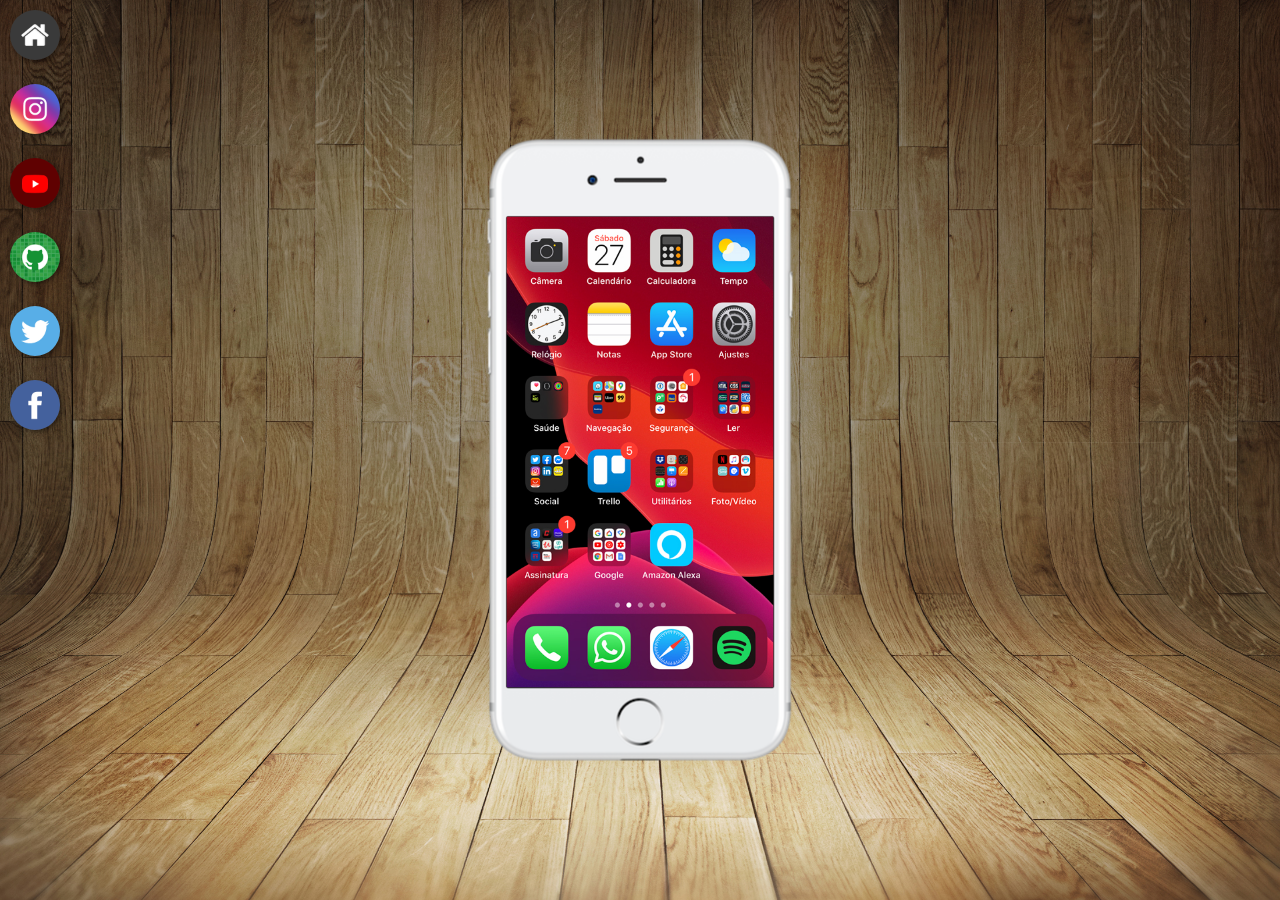
<file: index.html>
<!DOCTYPE html>
<html lang="pt-br">
<head>
    <meta charset="UTF-8">
    <meta http-equiv="X-UA-Compatible" content="IE=edge">
    <meta name="viewport" content="width=device-width, initial-scale=1.0">
    <link rel="shortcut icon" href="favicon.ico" type="image/x-icon">
    <title>Projetos Redes Socias</title>
    <link rel="stylesheet" href="estilos/style.css">
</head>
<body>
    <main>
        <section id="telefone">
            <iframe src="home.html" name="tela" id="tela" frameborder="0">
                Seu navegador não é compatível com isso.
            </iframe>
        </section>
        <section id="redes-sociais">
            <a href="home.html" target="tela"> <img src="imagens/logo-home.jpg" alt=""></a><br>
            <a href="instagram.html" target="tela"><img src="imagens/logo-instagram.jpg" alt=""></a><br>
            <a href="youtube.html" target="tela"><img src="imagens/logo-youtube.jpg" alt=""></a><br>
            <a href="github.html" target="tela"><img src="imagens/logo-github.jpg" alt=""></a><br>
            <a href="twitter.html" target="tela"><img src="imagens/logo-twitter.jpg" alt=""></a><br>
            <a href="facebook.html" target="tela"><img src="imagens/logo-facebook.jpg" alt=""></a>
        </section>
    </main>
</body>
</html>
</file>
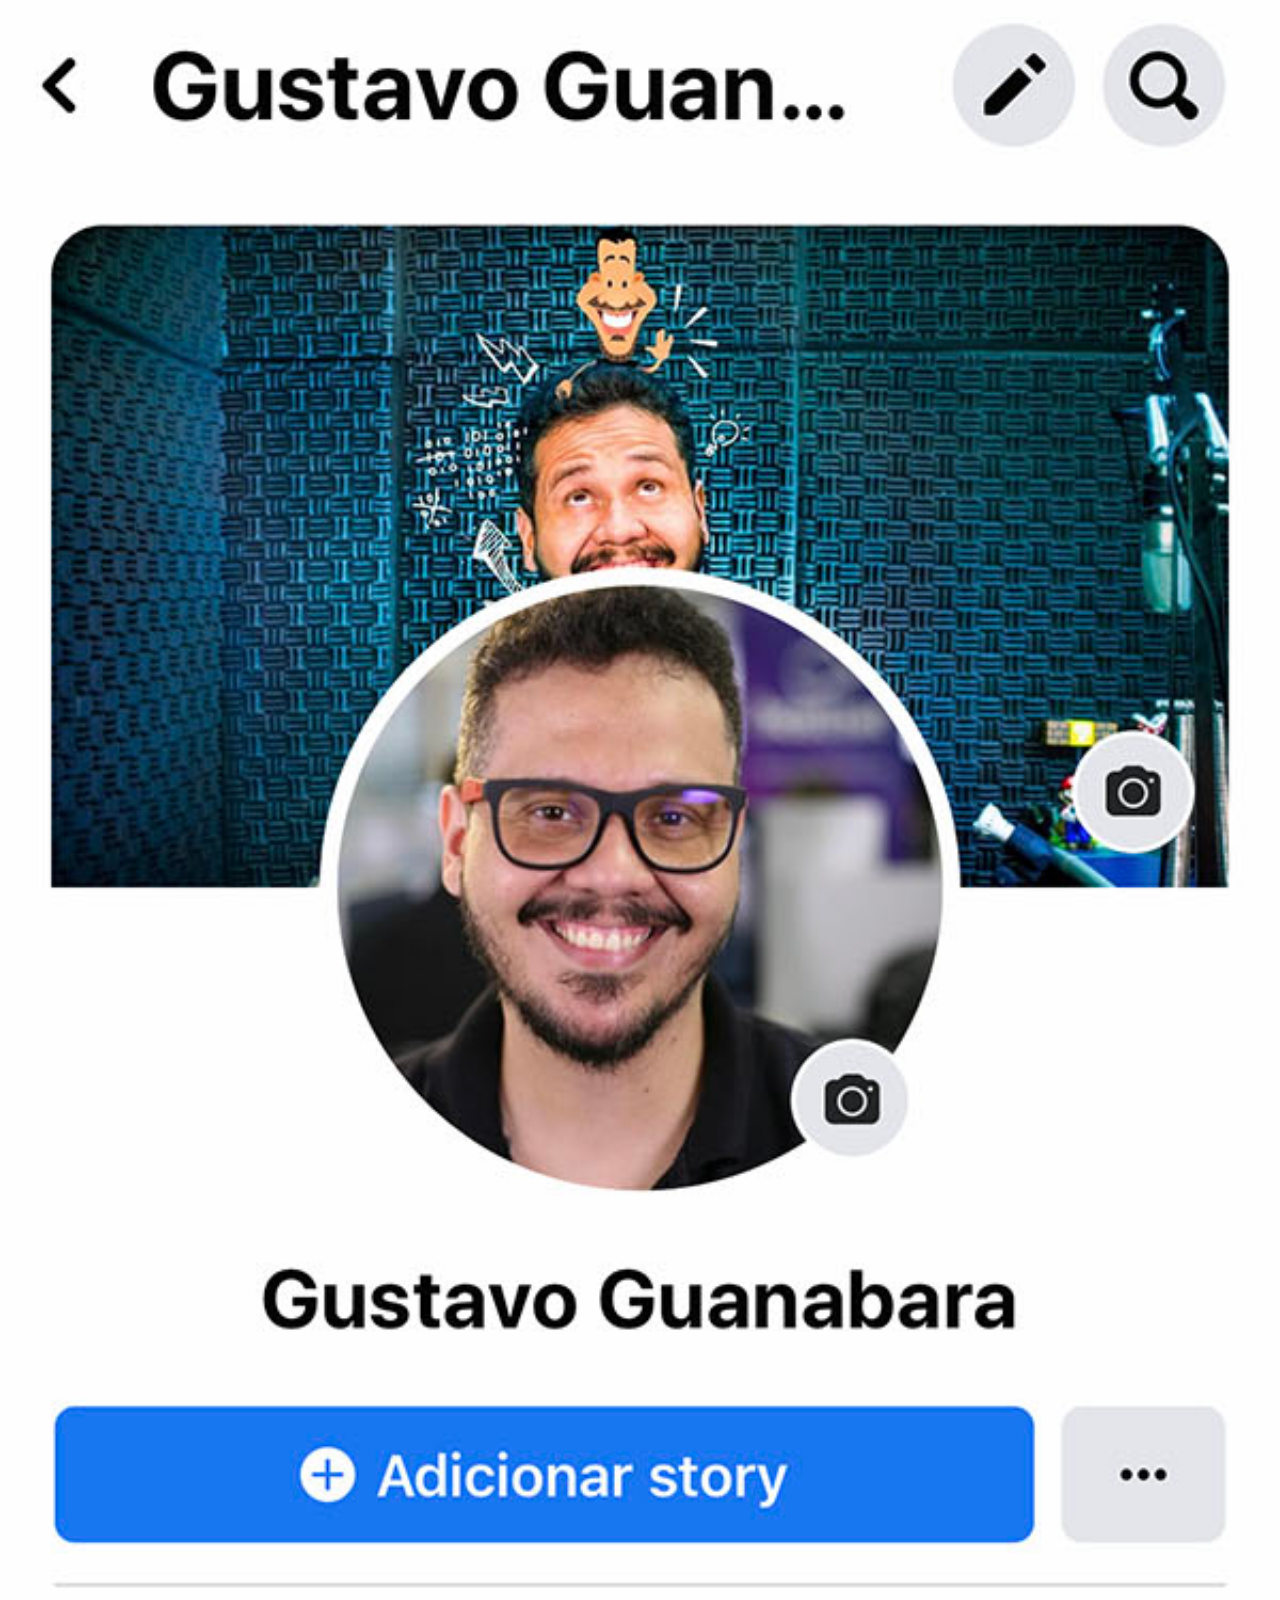
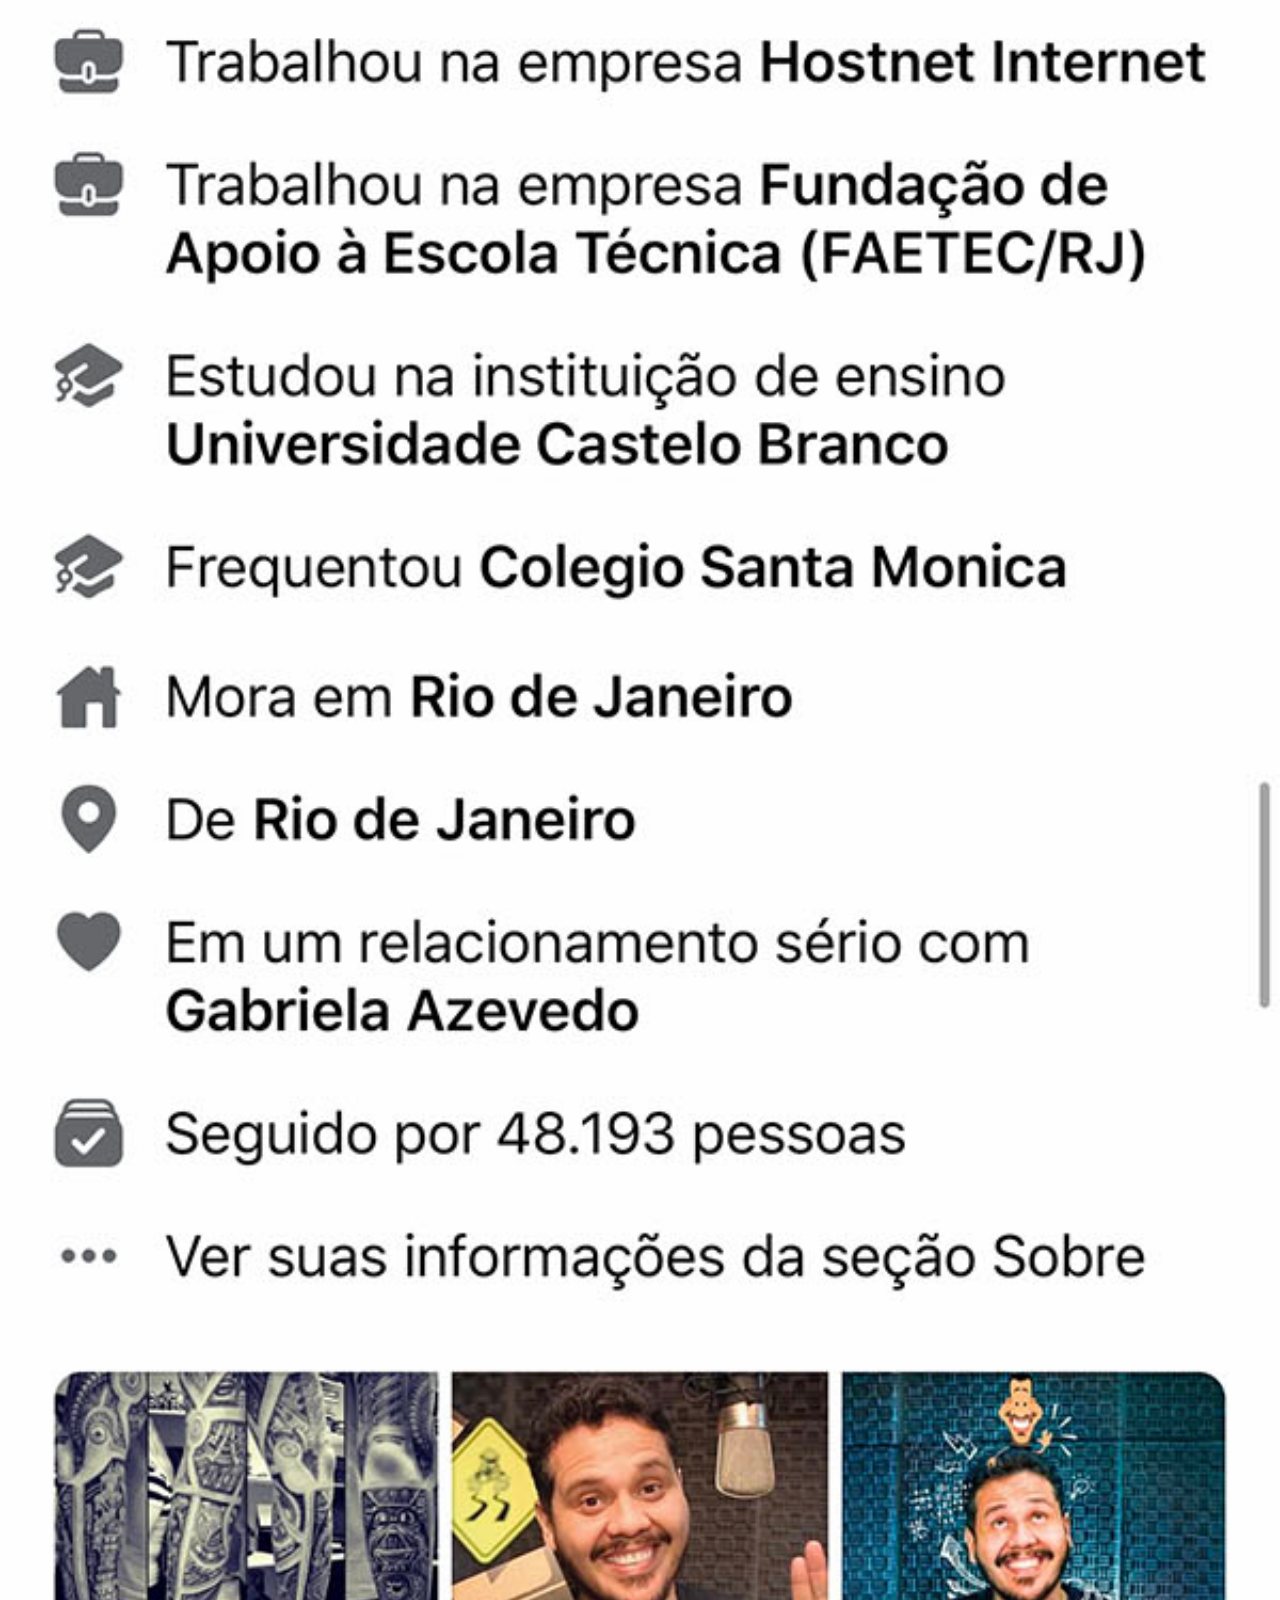
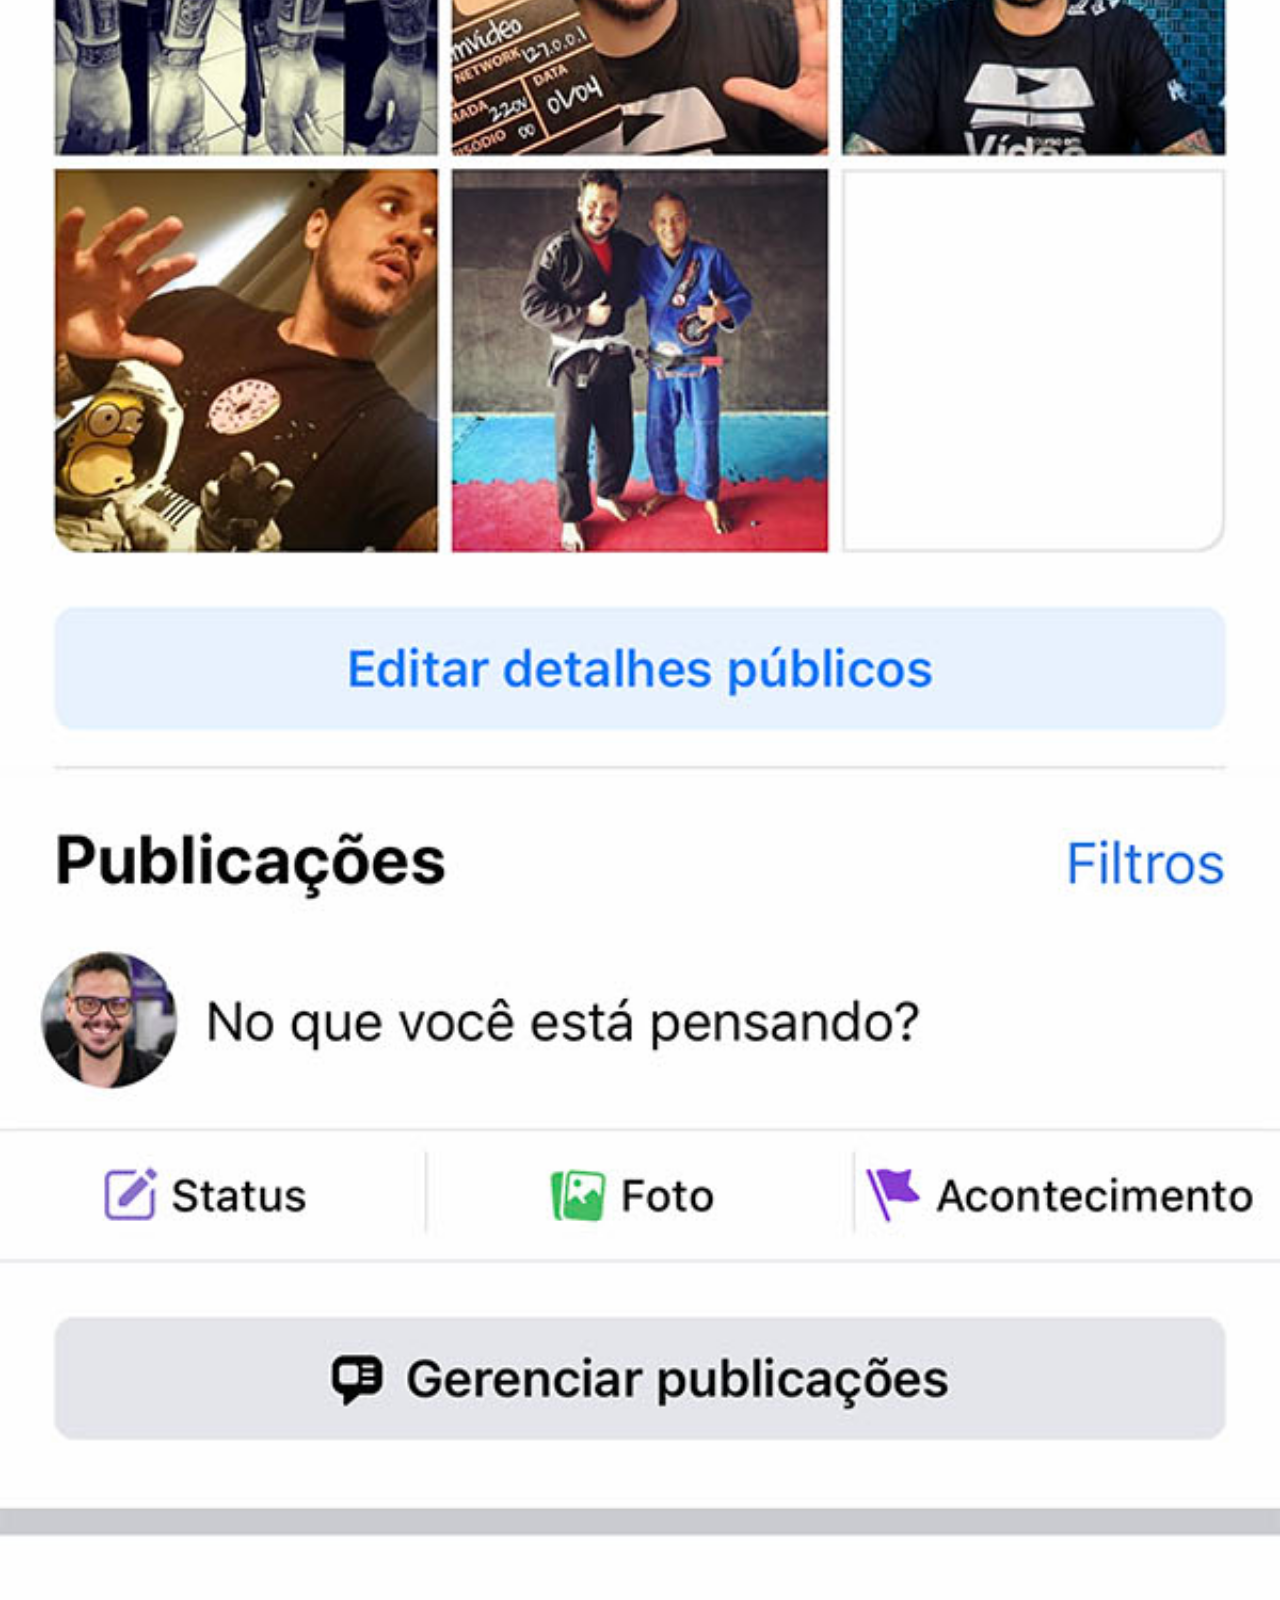
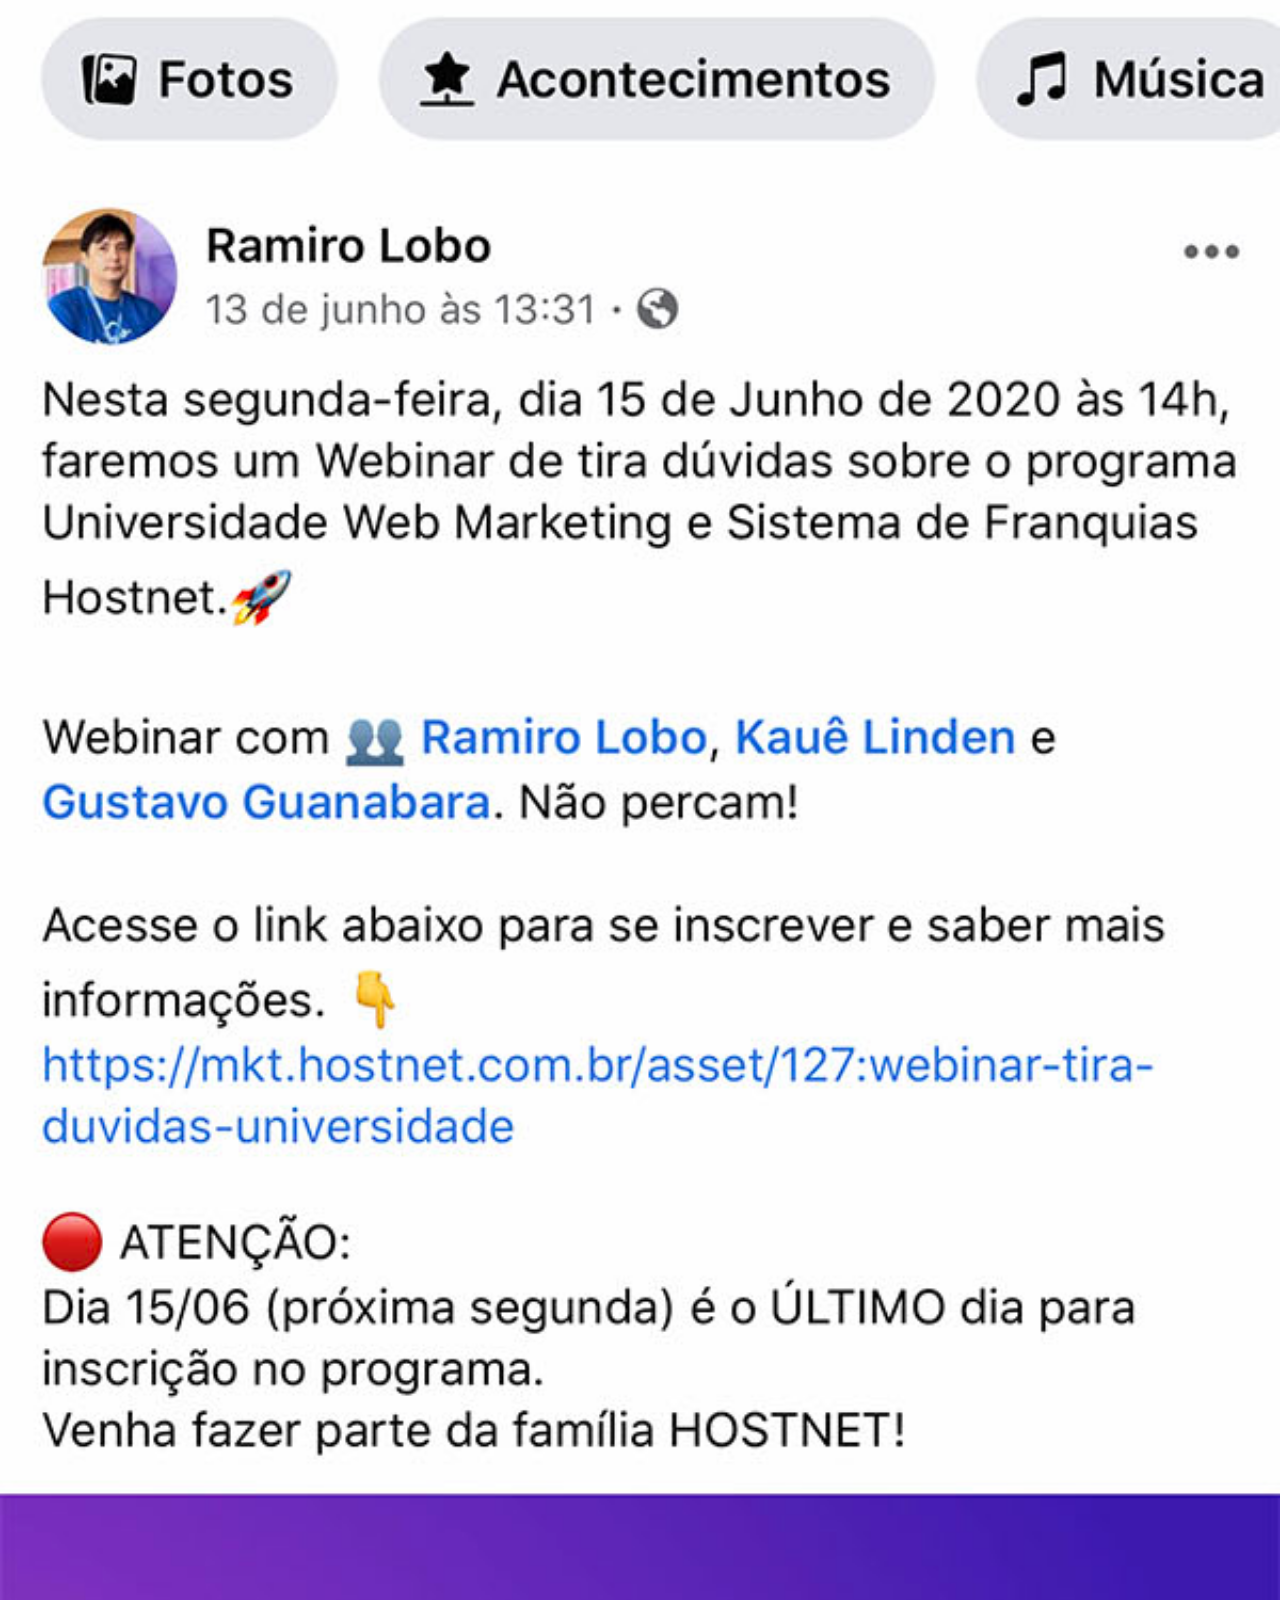
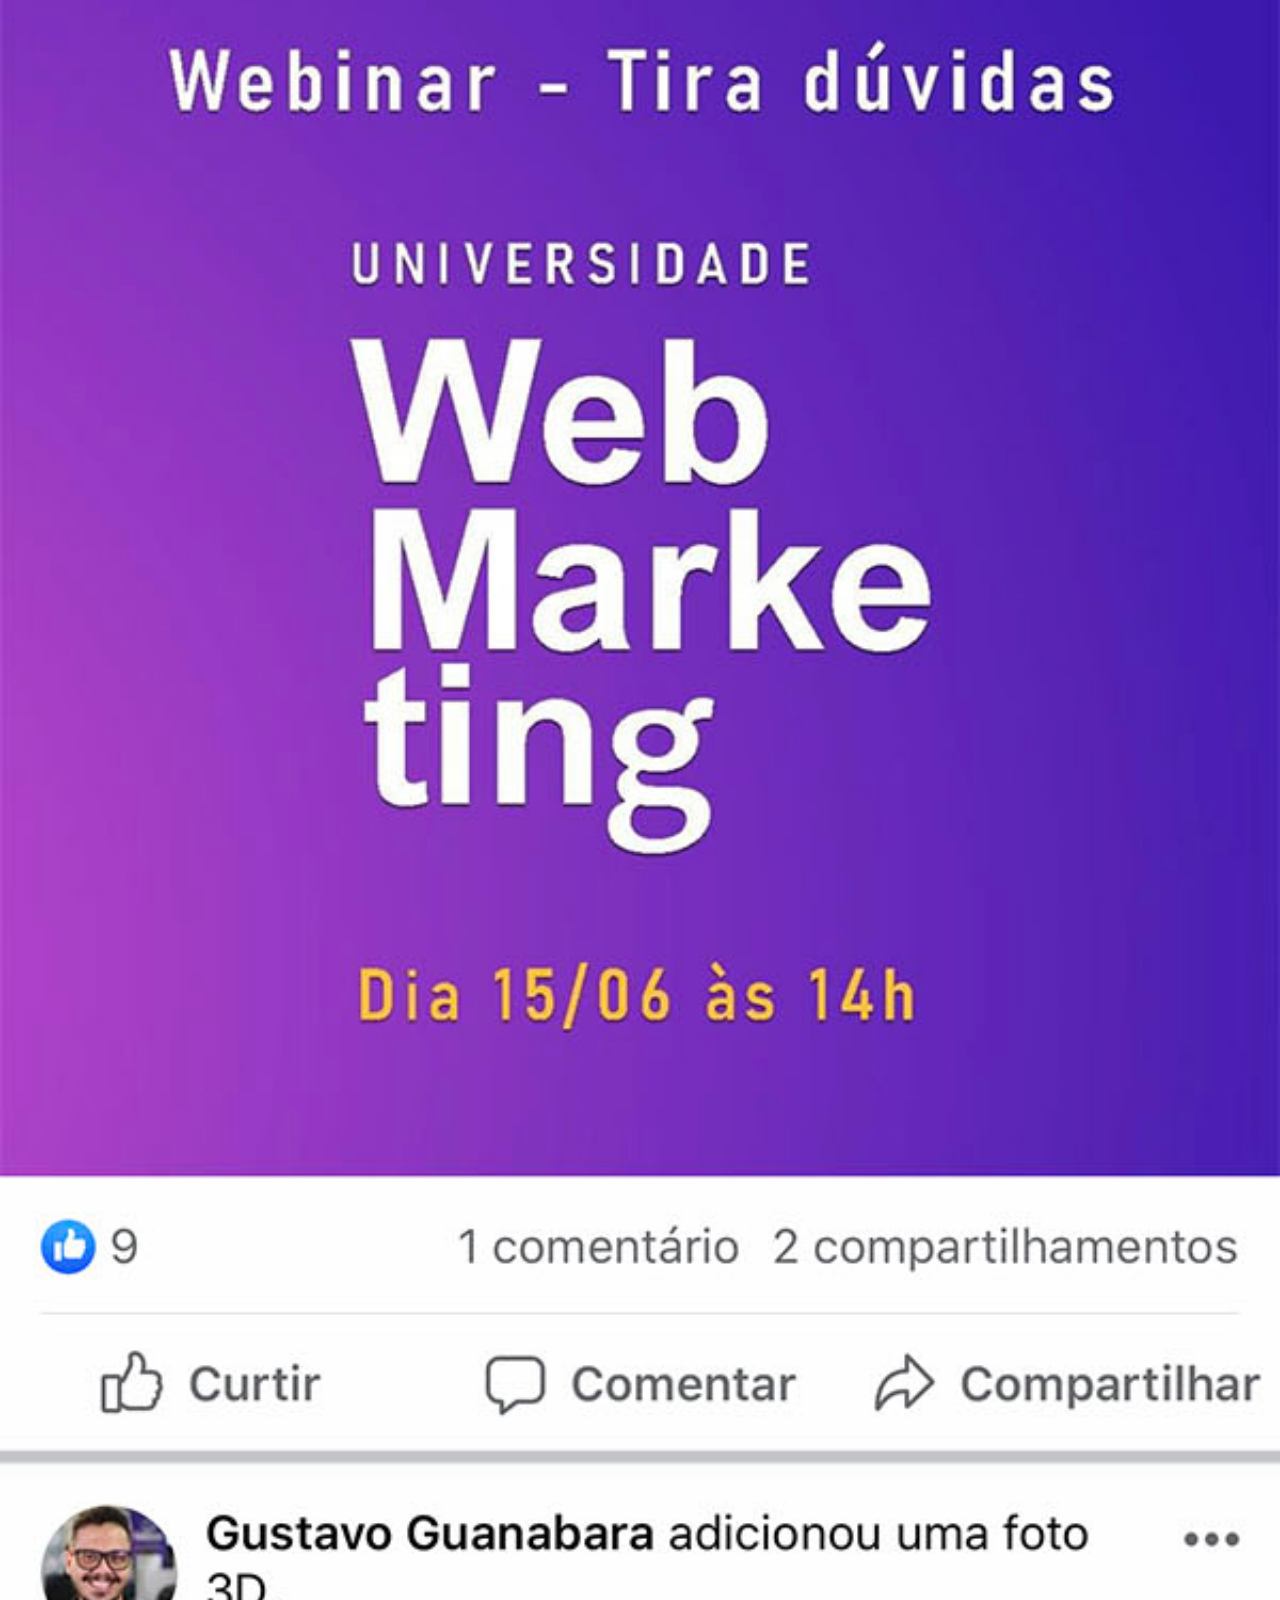
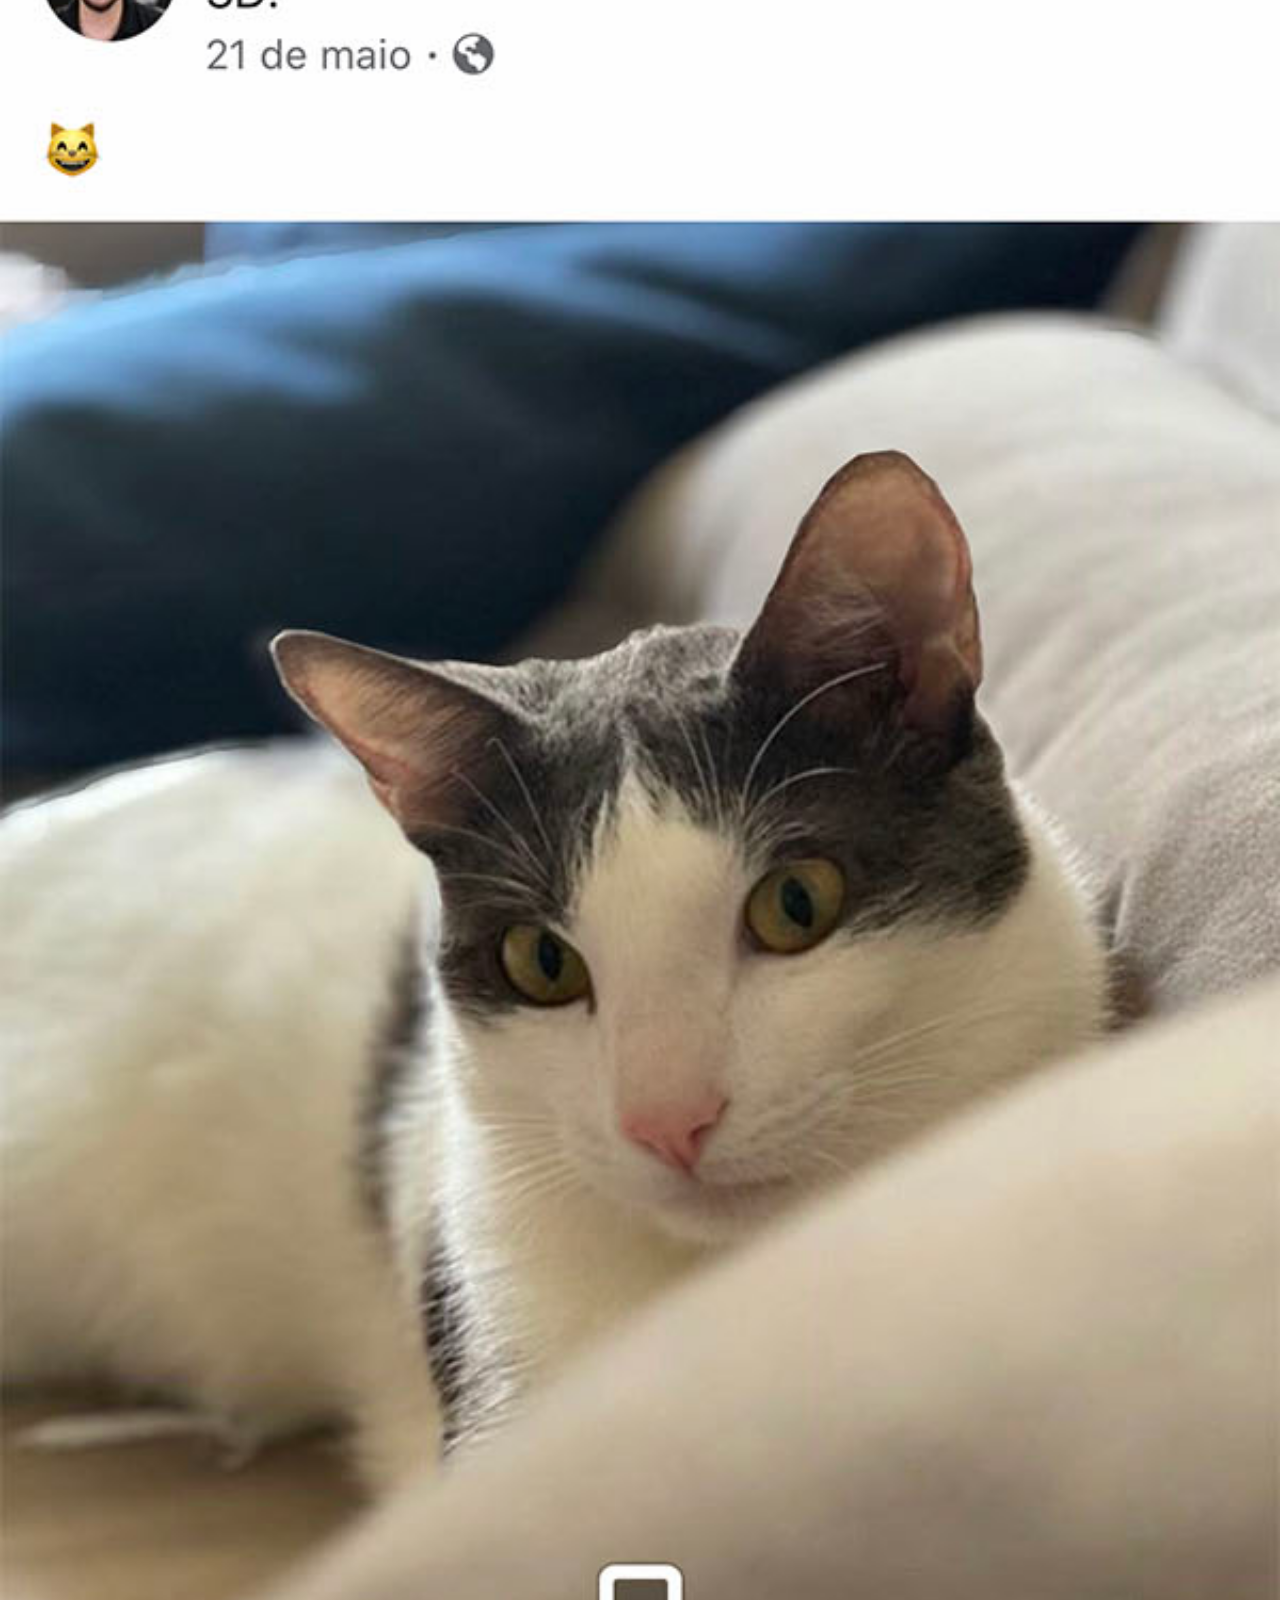
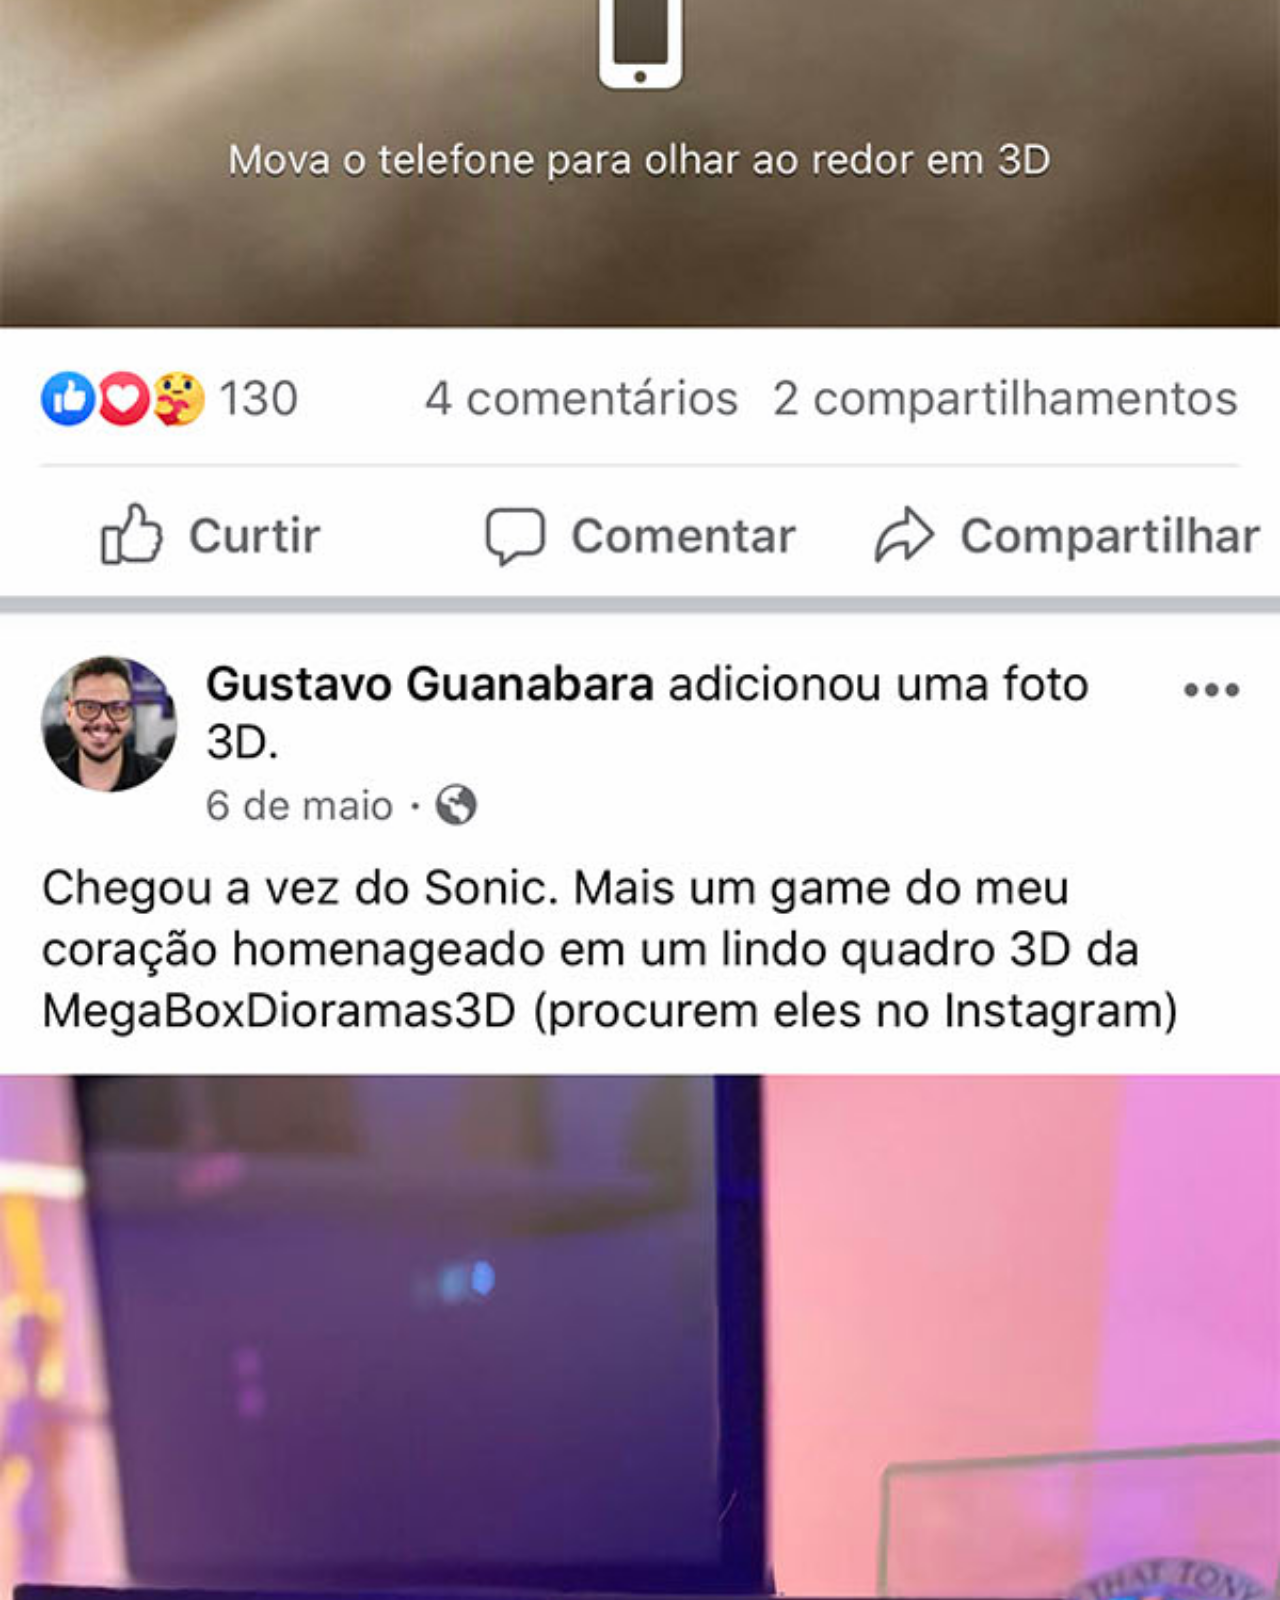
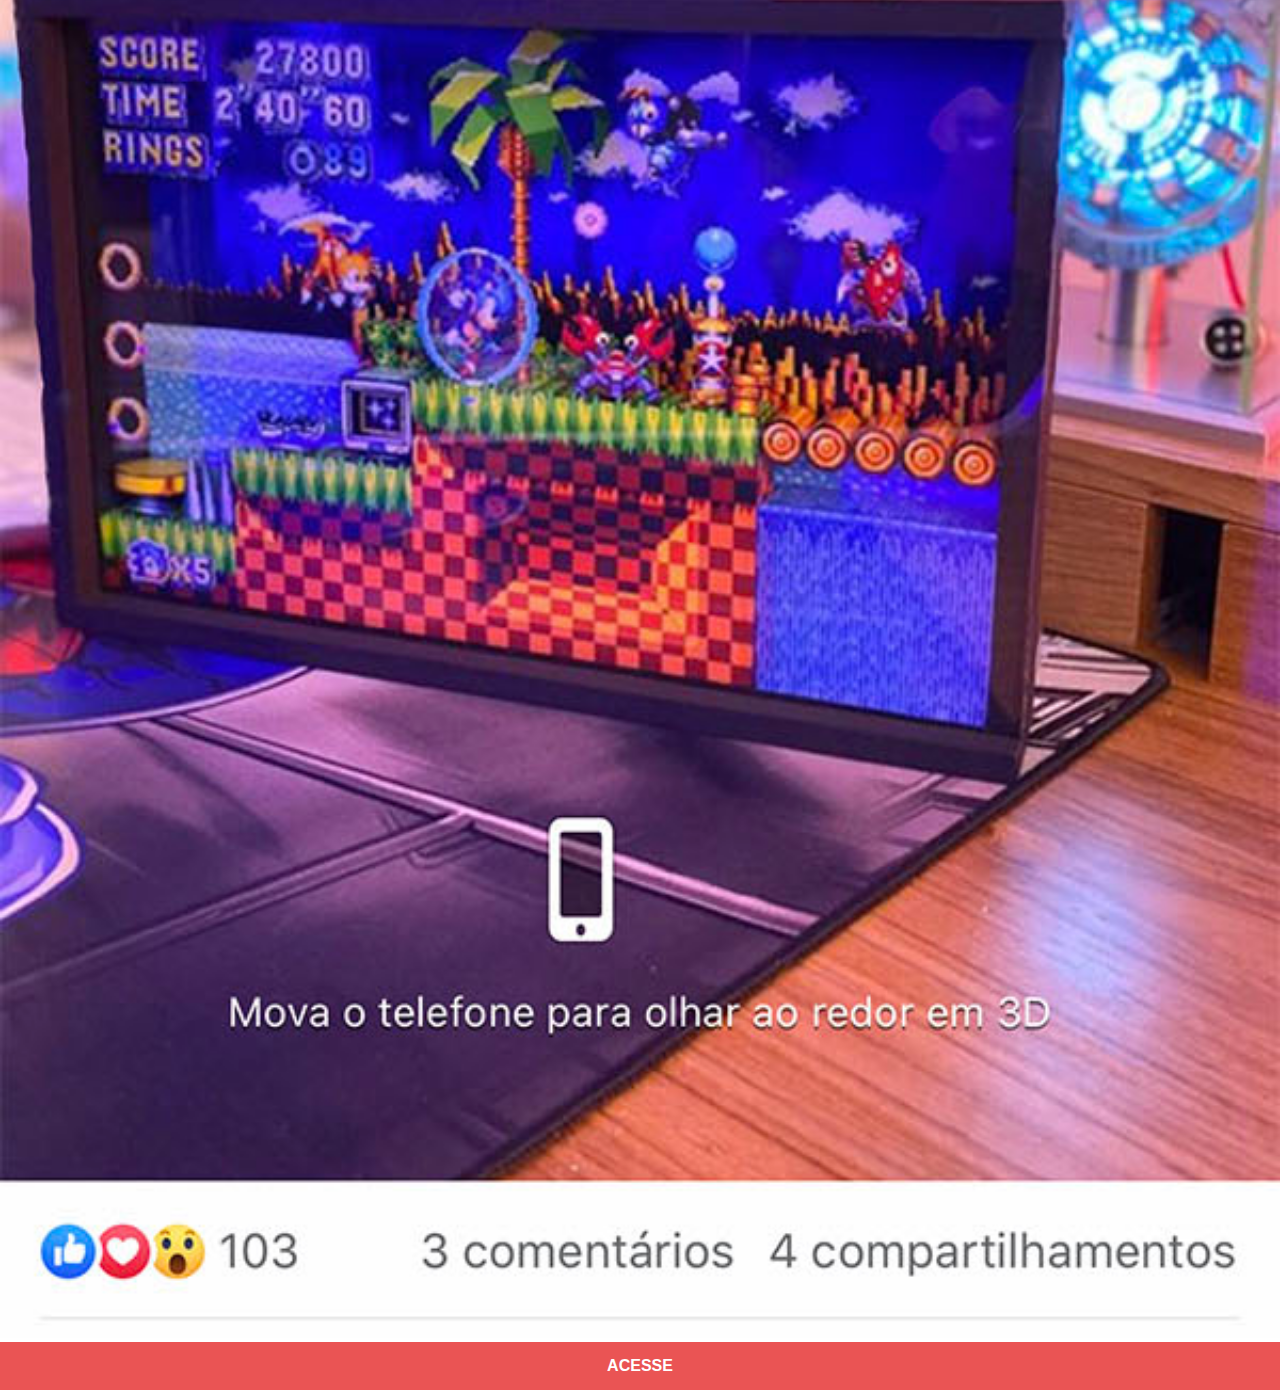
<file: facebook.html>
<!DOCTYPE html>
<html lang="pt-br">
<head>
    <meta charset="UTF-8">
    <meta http-equiv="X-UA-Compatible" content="IE=edge">
    <meta name="viewport" content="width=device-width, initial-scale=1.0">
    <title>Facebook</title>
    <link rel="stylesheet" href="estilos/social.css">
</head>
<body>
    <img src="imagens/tela-facebook.jpg" alt="">
    <a href="https://www.facebook.com/gustavoguanabara/" target="_blank">ACESSE</a>
</body>
</html>
</file>
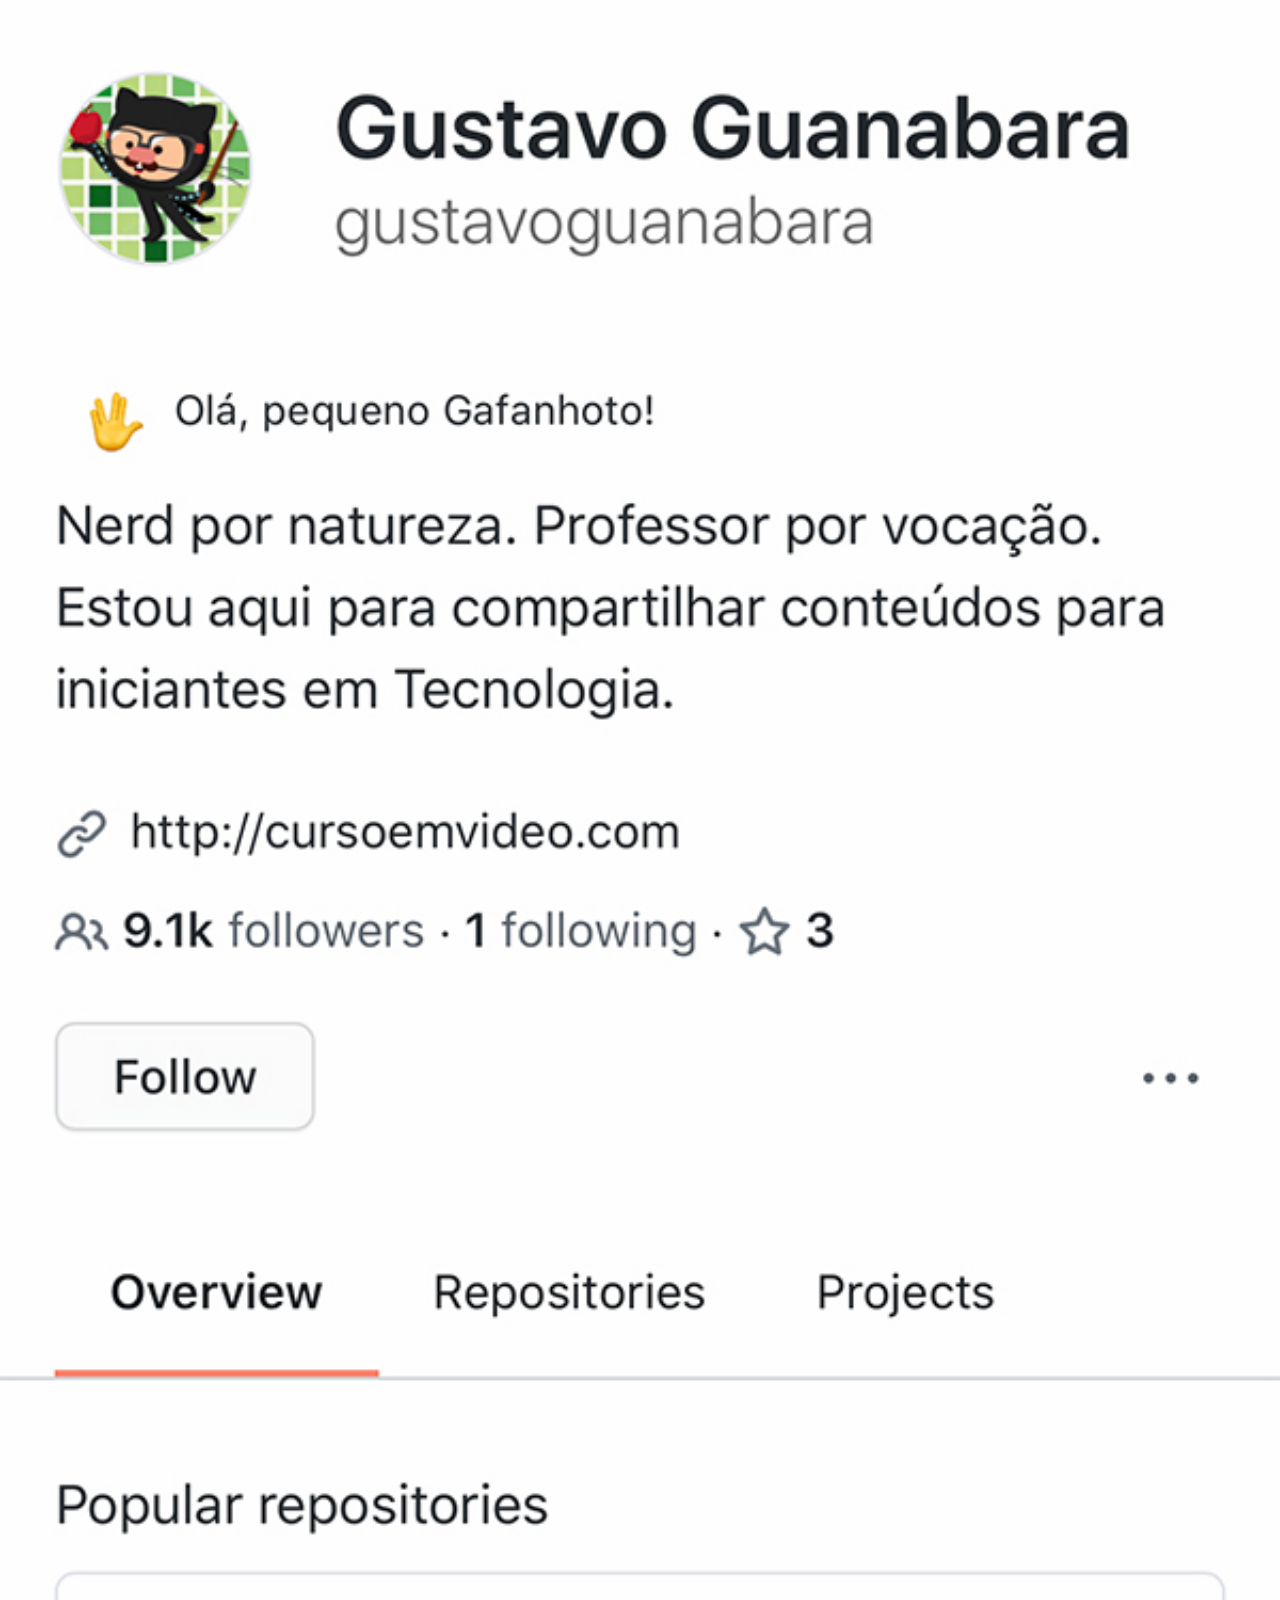
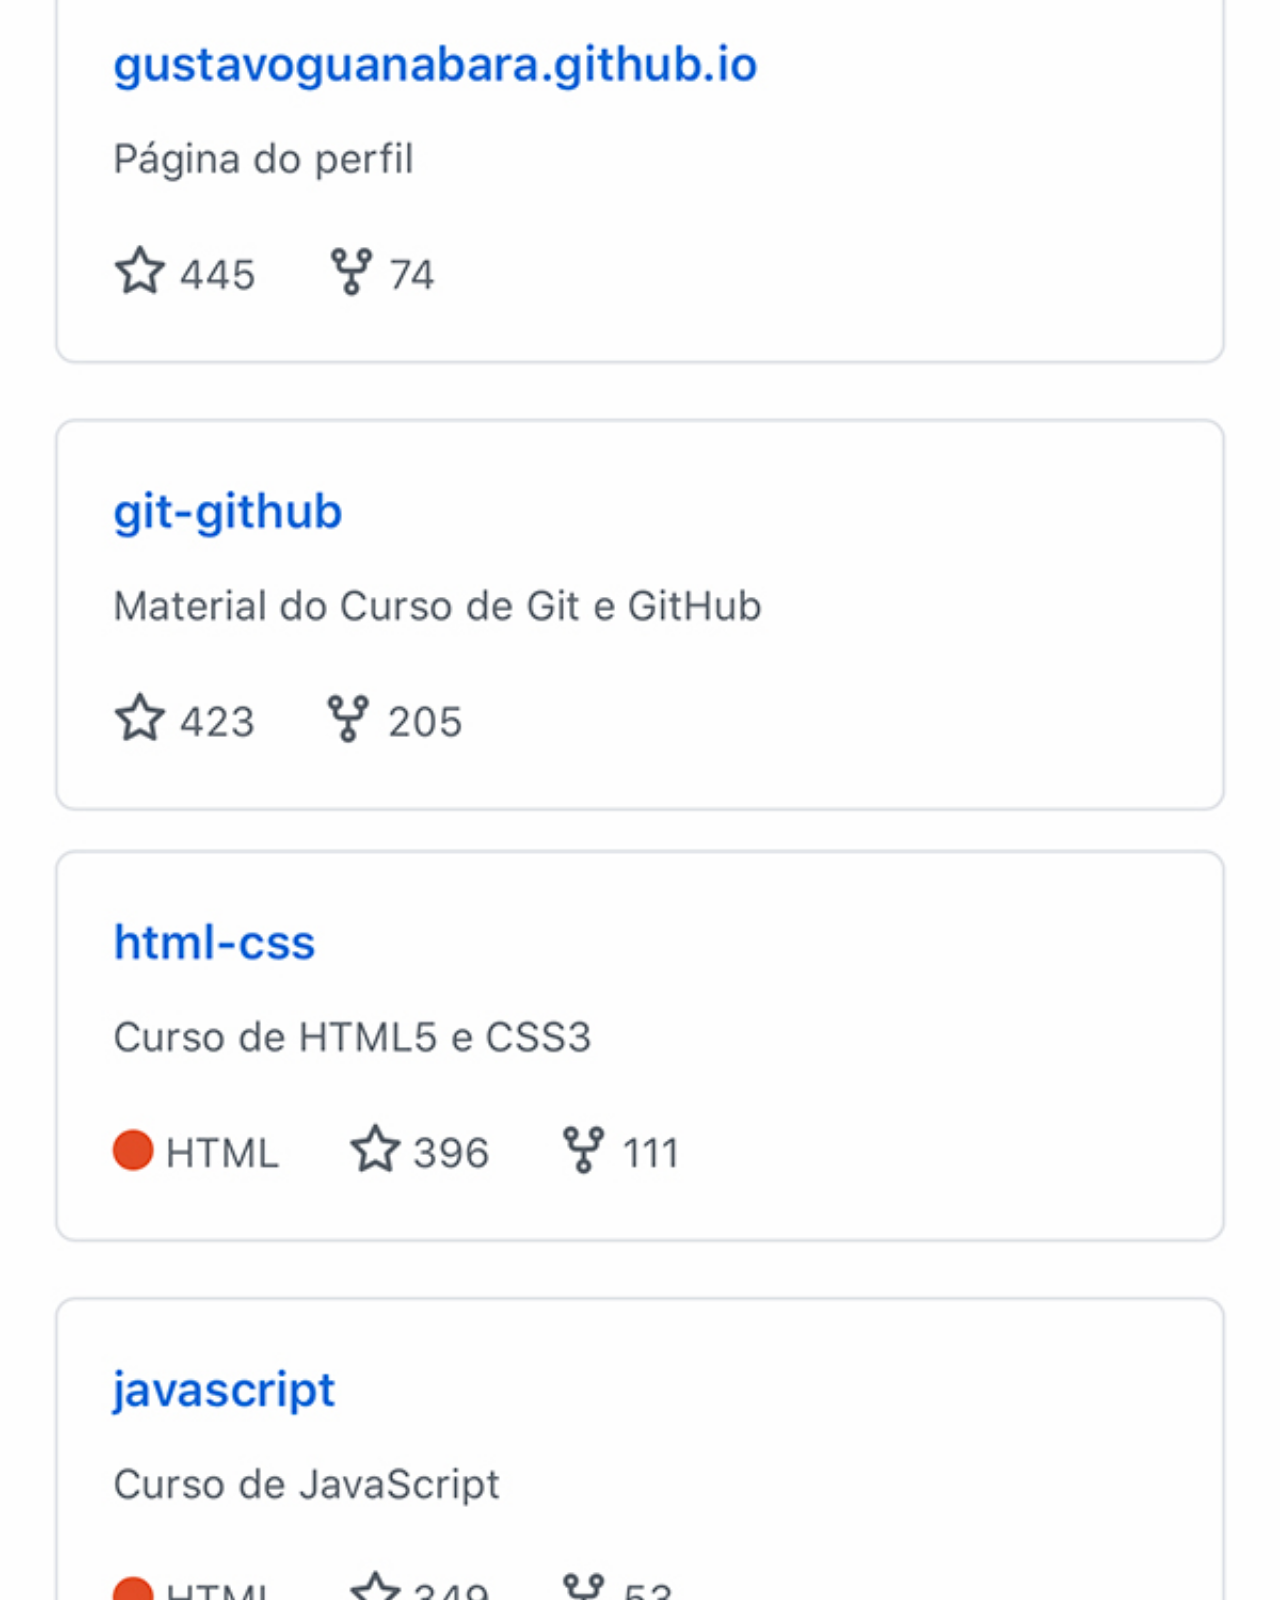
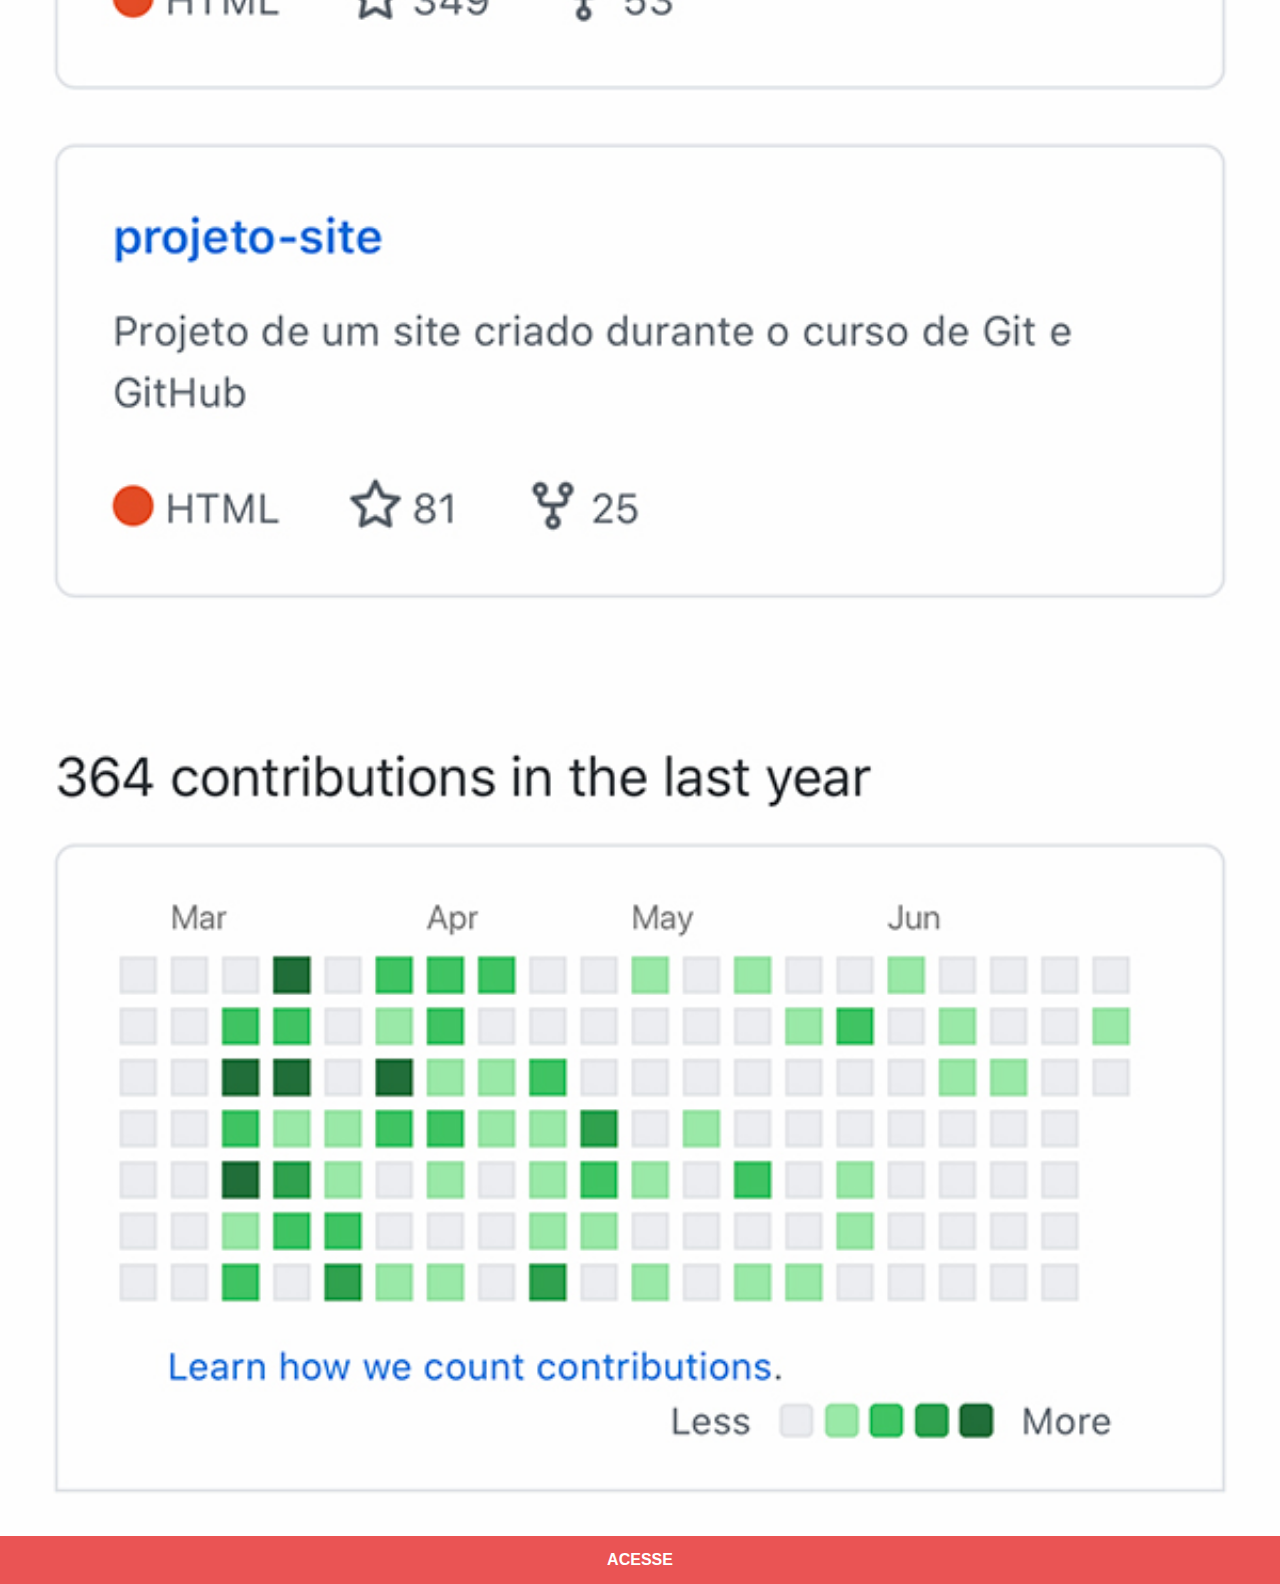
<file: github.html>
<!DOCTYPE html>
<html lang="pt-br">
<head>
    <meta charset="UTF-8">
    <meta http-equiv="X-UA-Compatible" content="IE=edge">
    <meta name="viewport" content="width=device-width, initial-scale=1.0">
    <title>Github</title>
    <link rel="stylesheet" href="estilos/social.css">
</head>
<body>
    <img src="imagens/tela-github.jpg" alt="">
    <a href="https://github.com/gustavoguanabara" target="_blank">ACESSE</a>
</body>
</html>
</file>
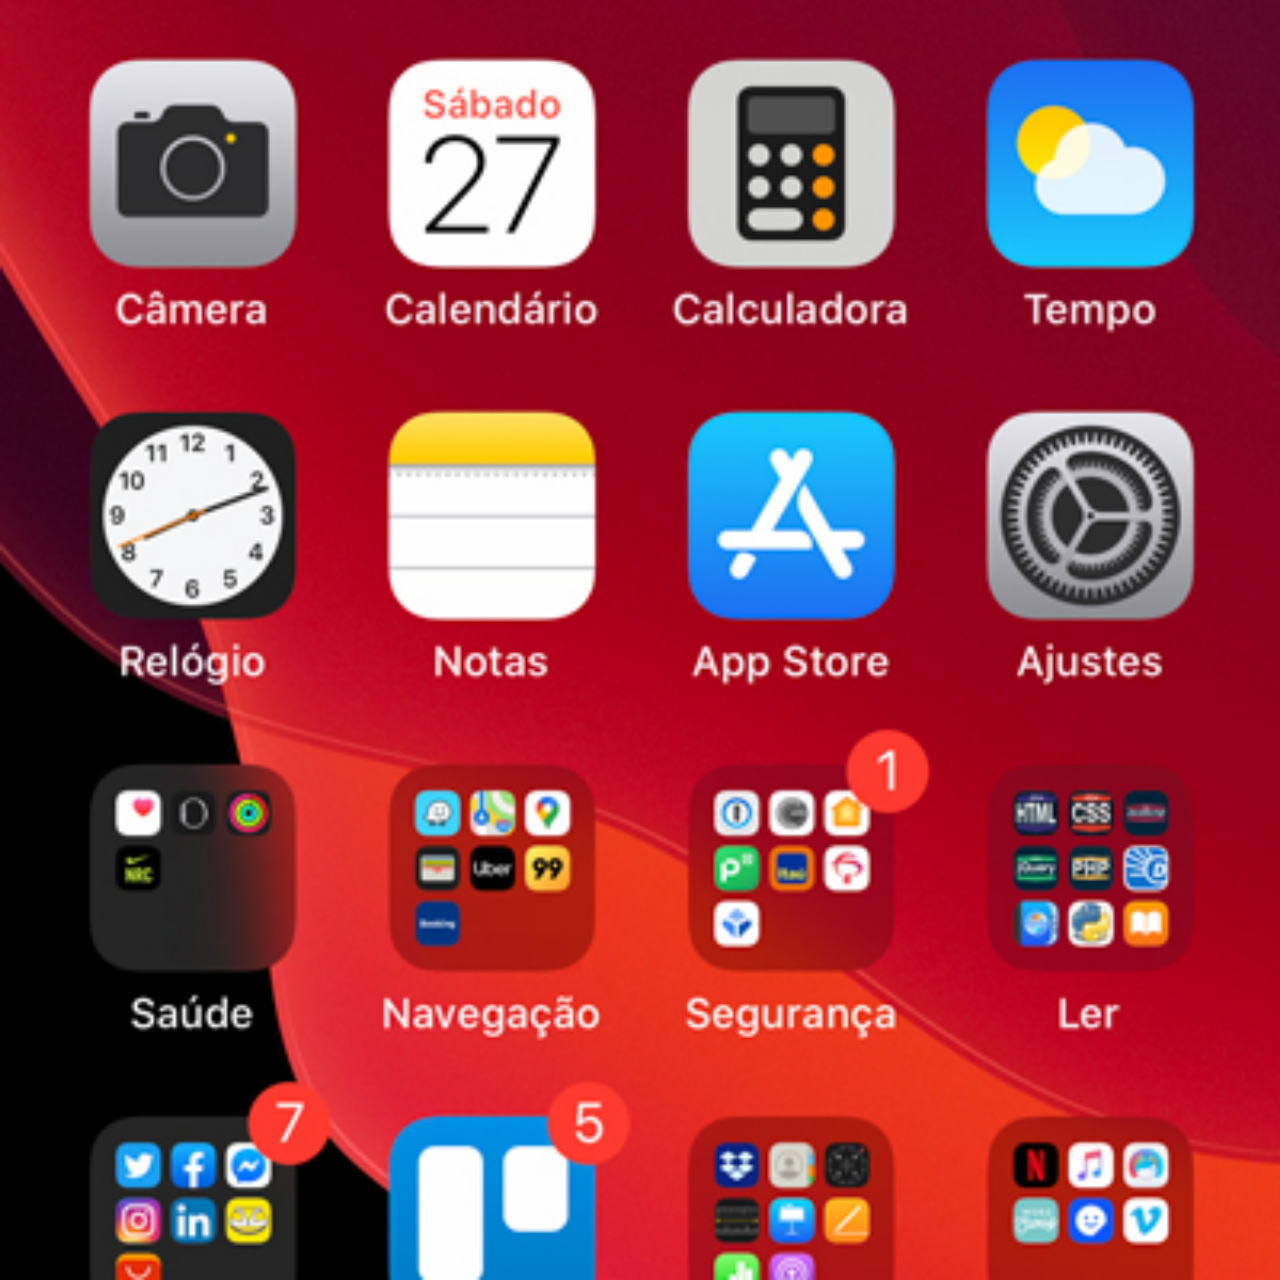
<file: home.html>
<!DOCTYPE html>
<html lang="pt-br">
<head>
    <meta charset="UTF-8">
    <meta http-equiv="X-UA-Compatible" content="IE=edge">
    <meta name="viewport" content="width=device-width, initial-scale=1.0">
    <title>Document</title>
    <style>
        * {
            margin: 0px;
            padding: 0px;
        }

        body {
            width: 100vw;
            height: 100vw;
            background: black url('imagens/tela-home.jpg') no-repeat top center;
            background-size: cover;
        }
    </style>
</head>
<body>
    
</body>
</html>
</file>
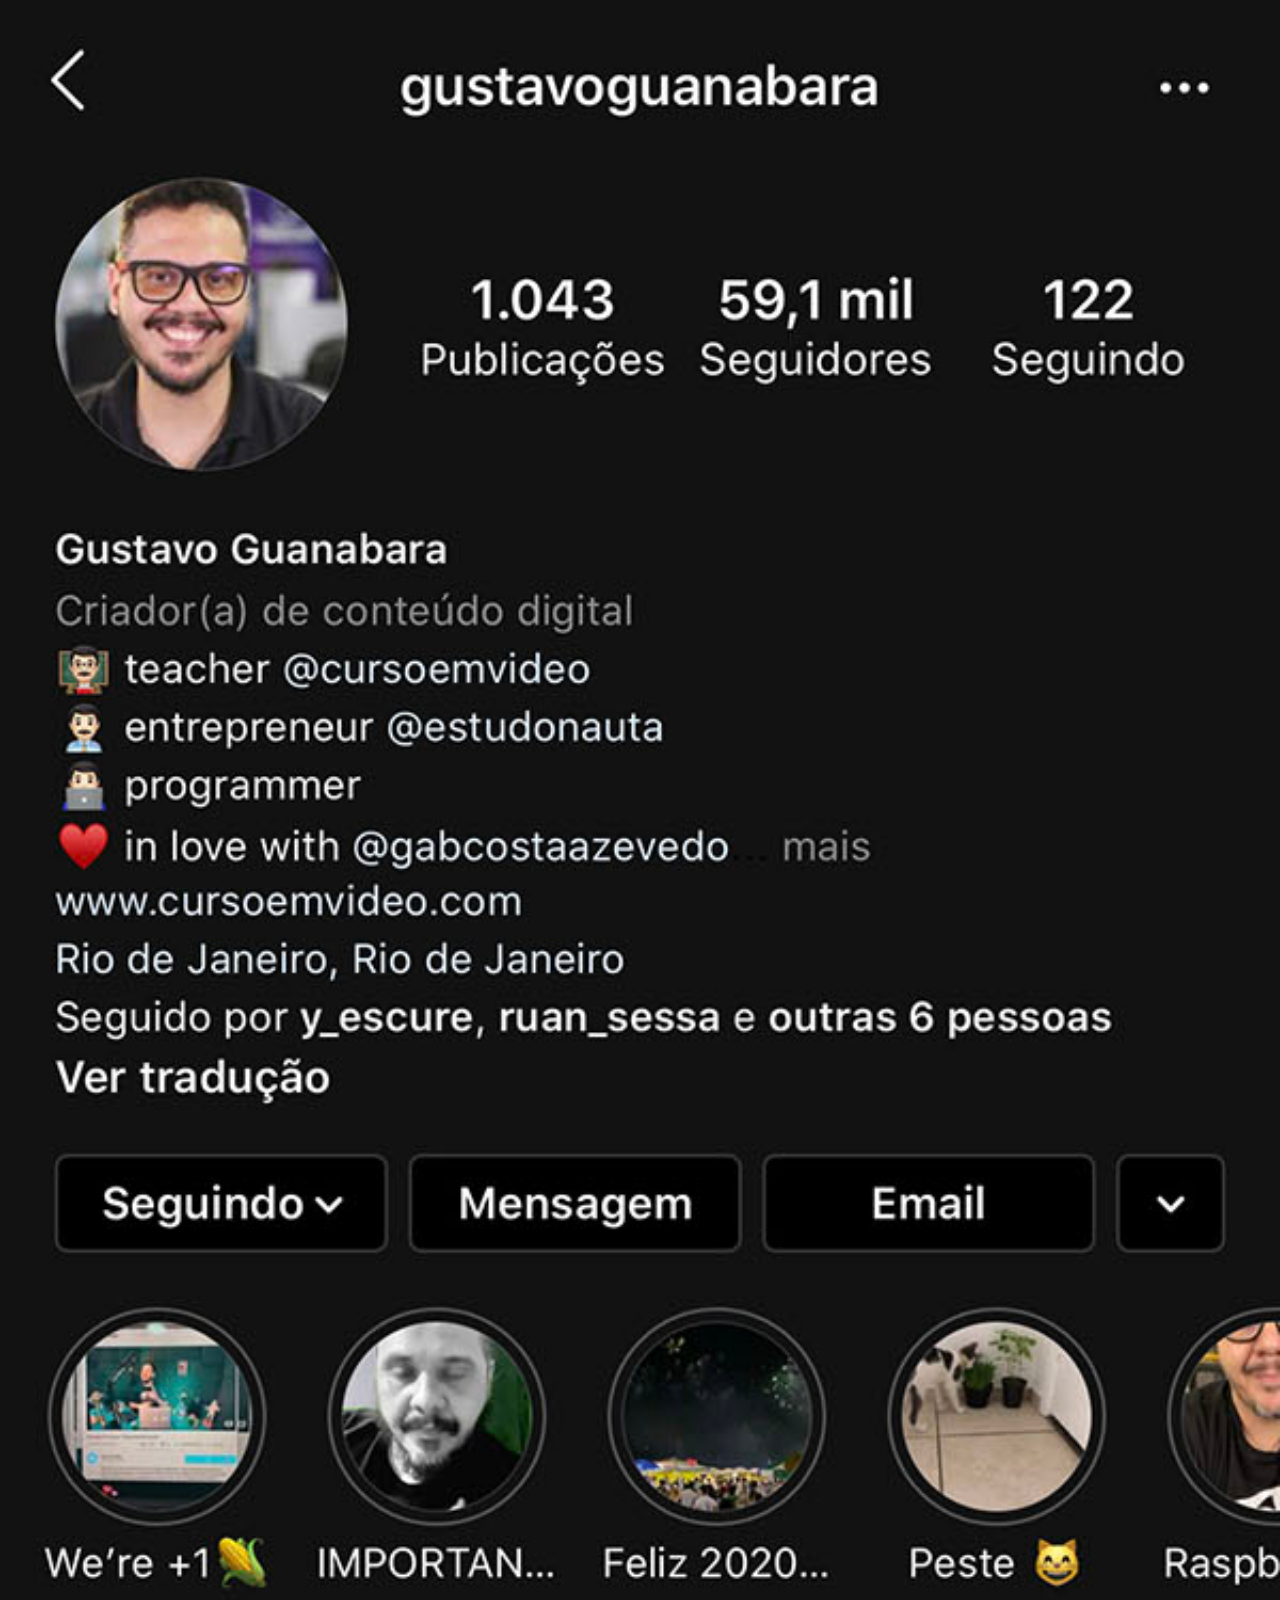
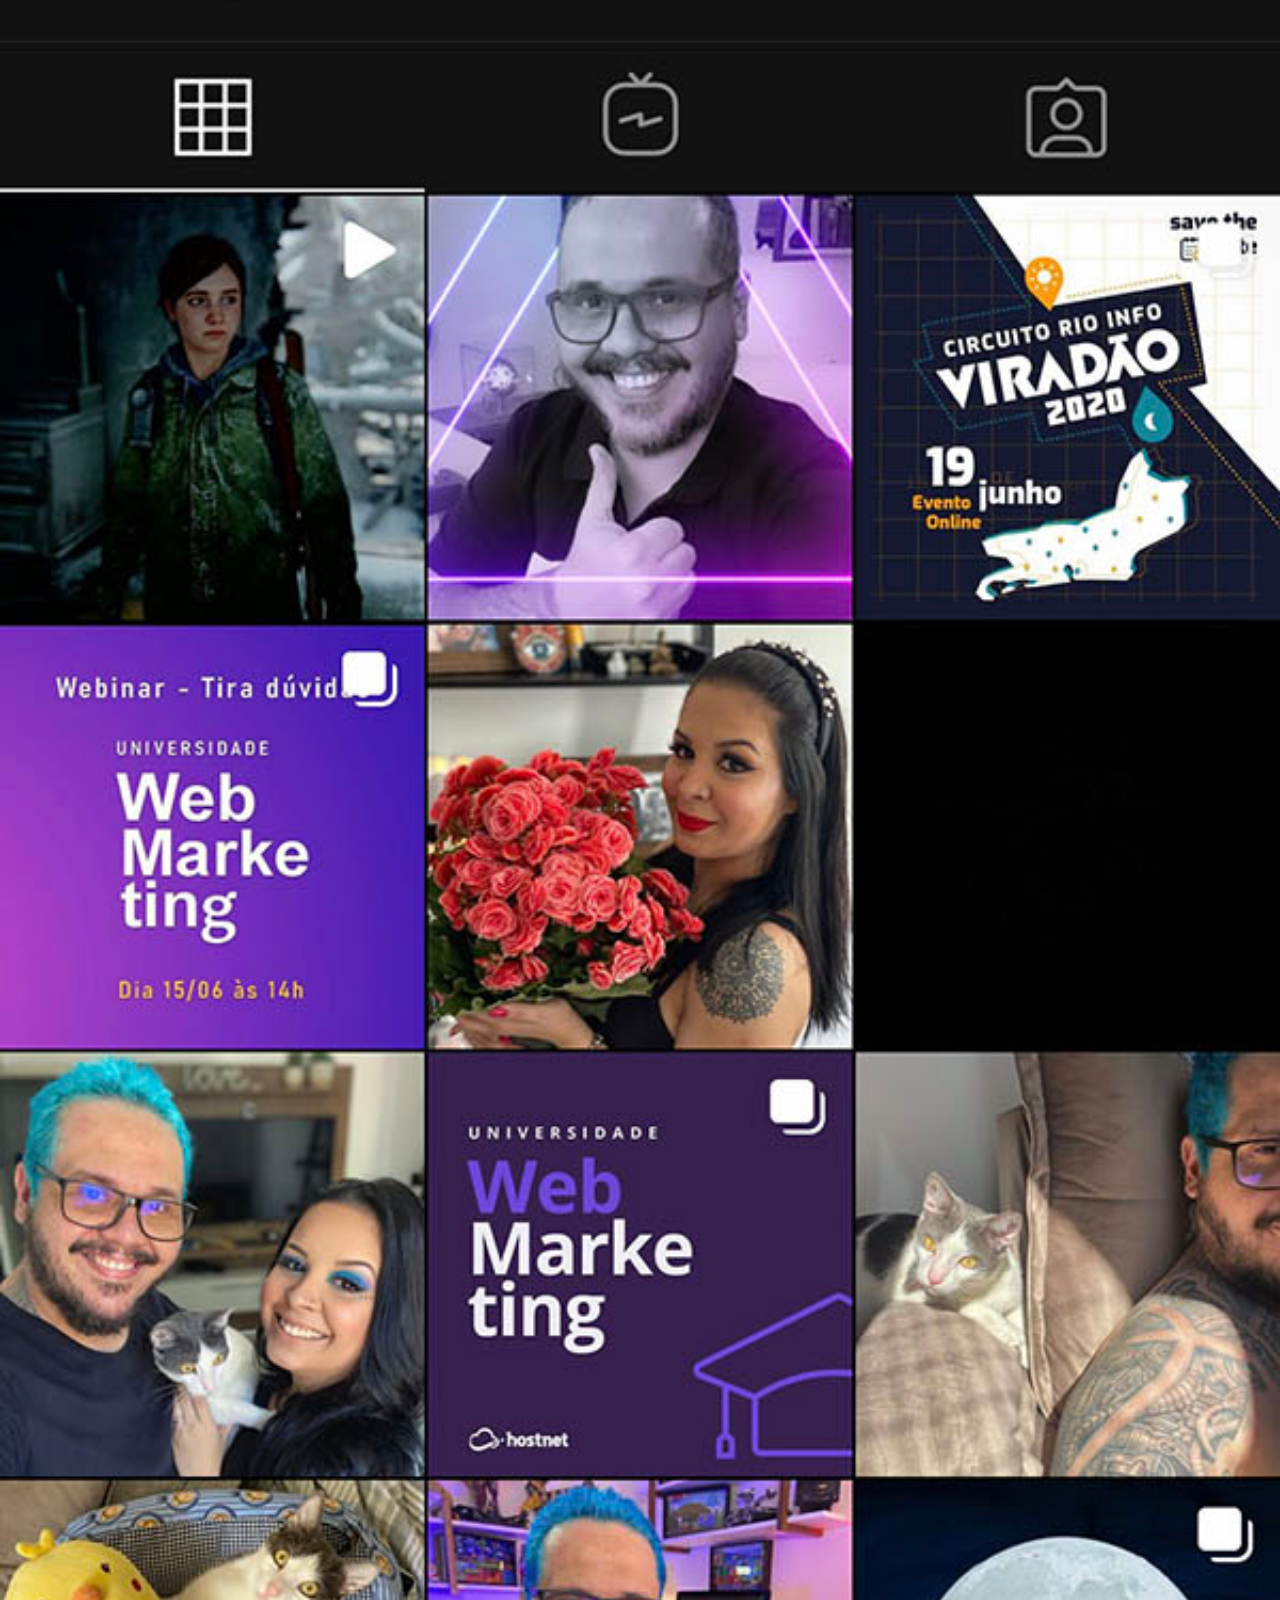
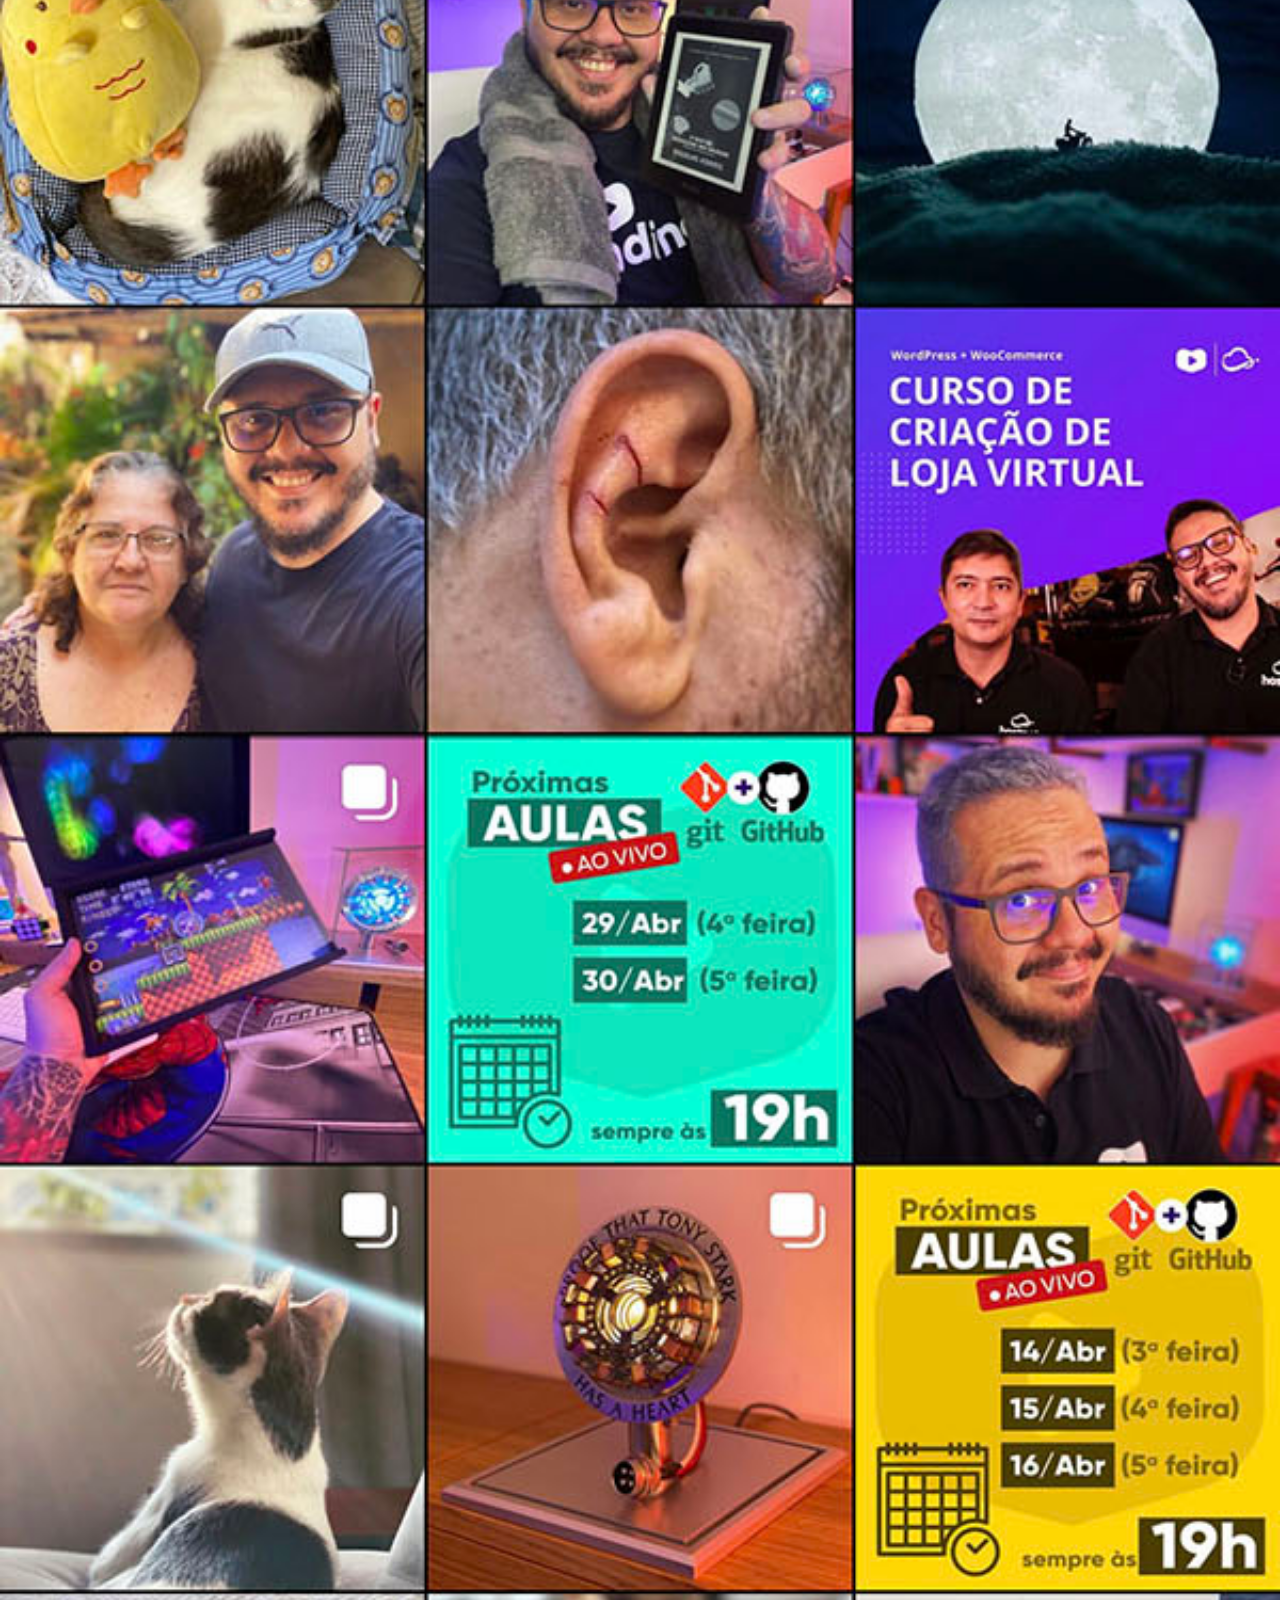
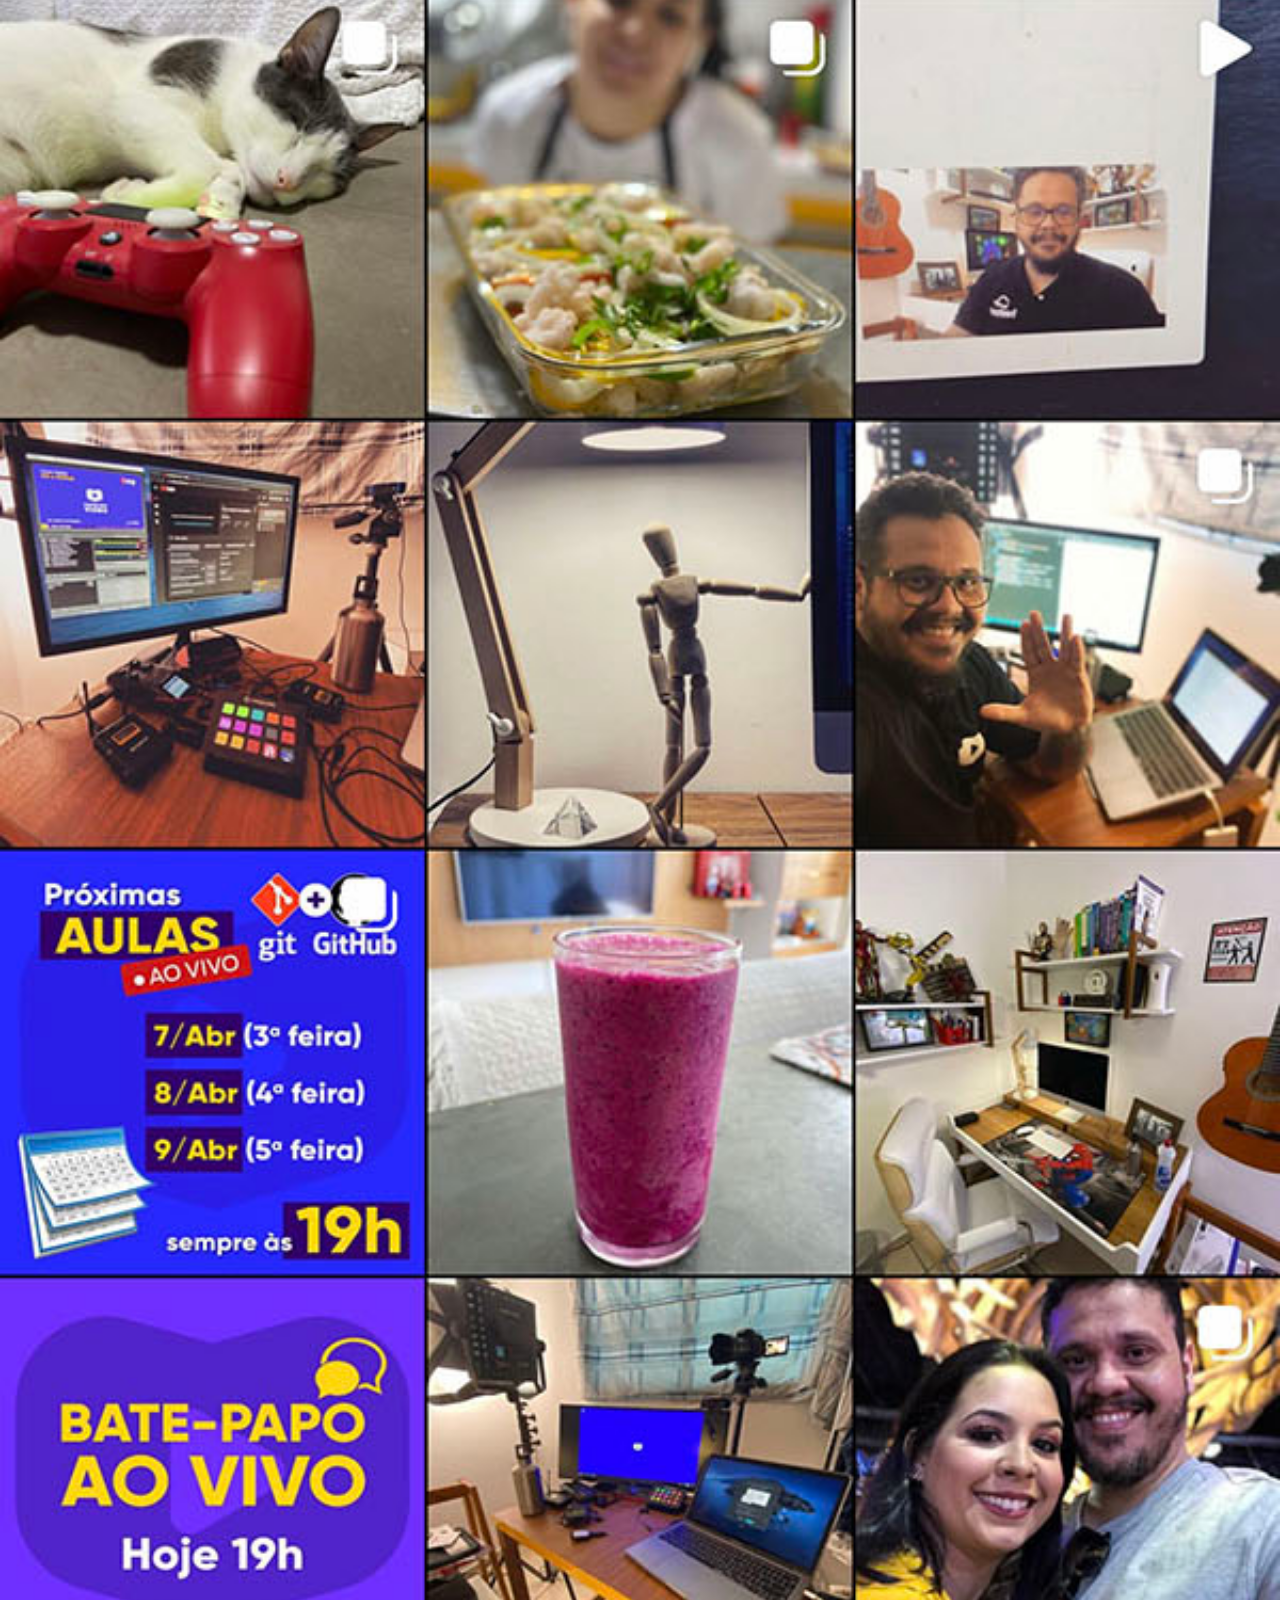
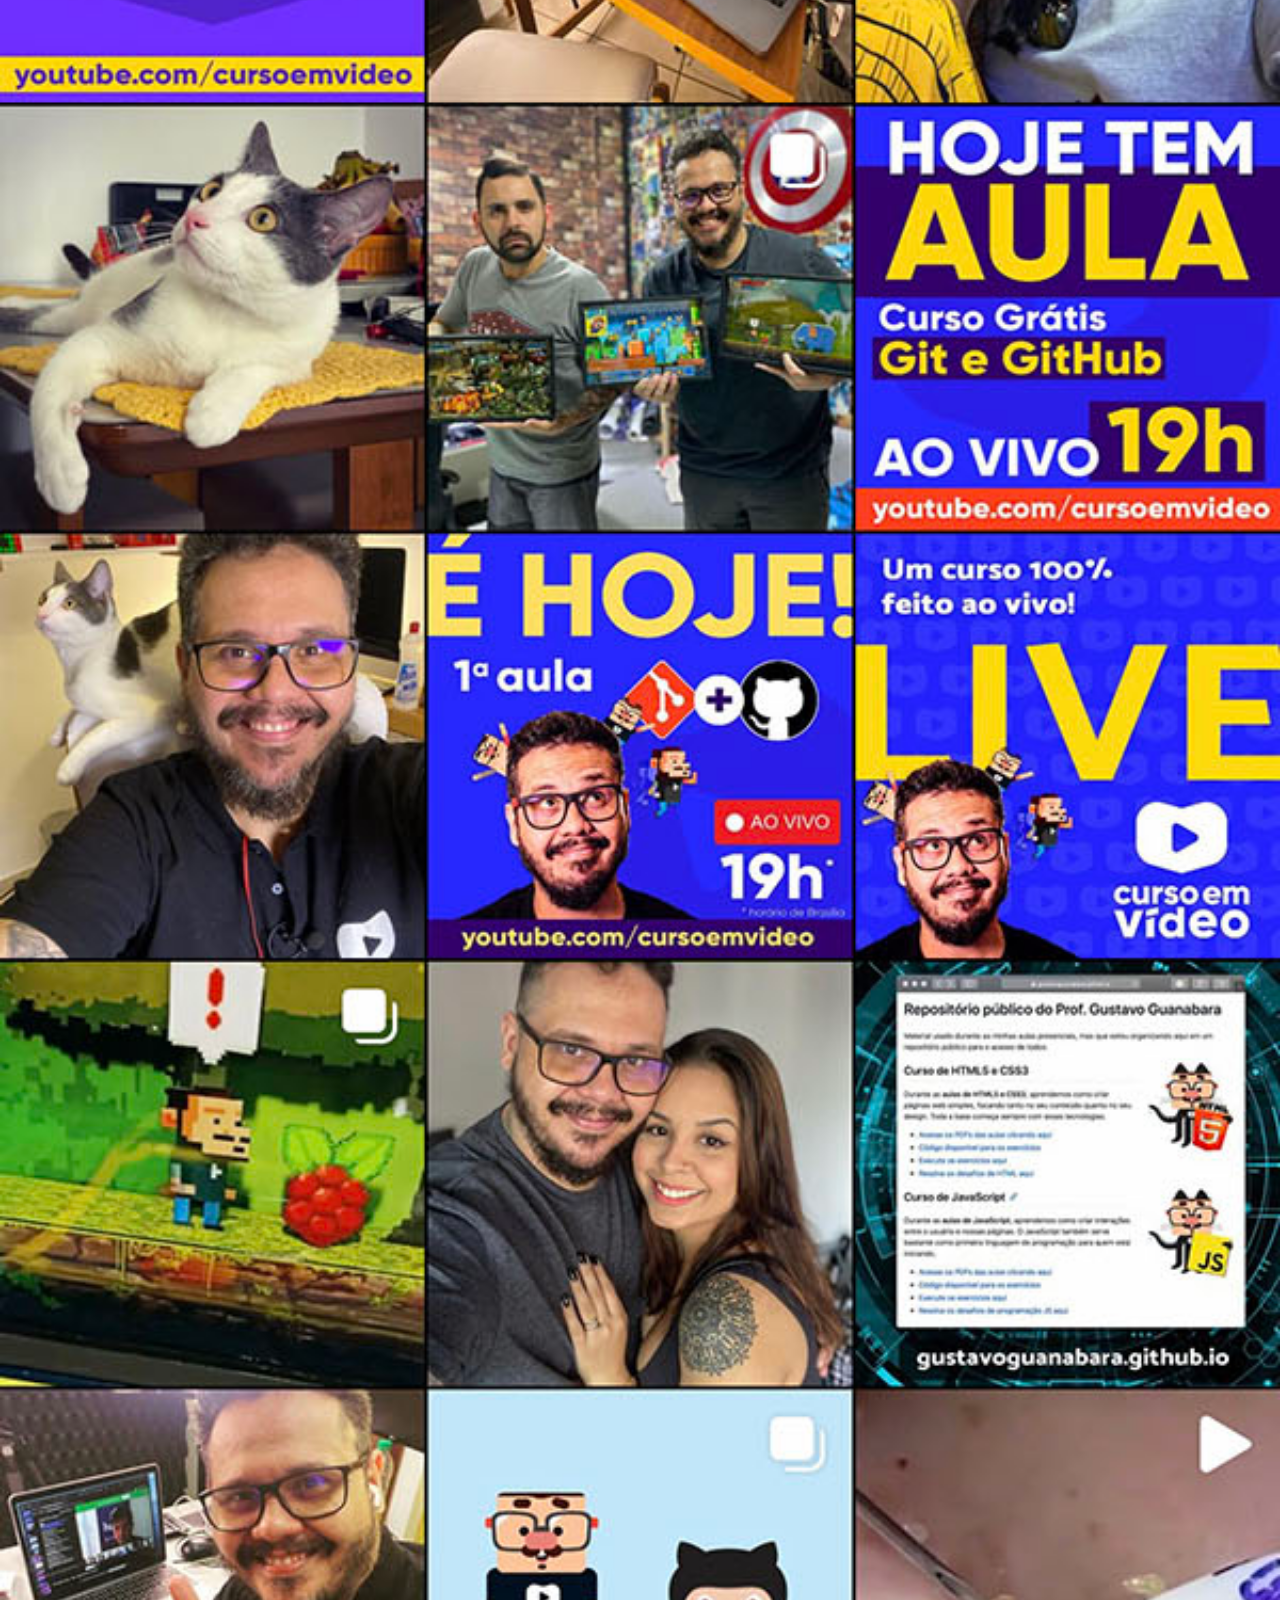
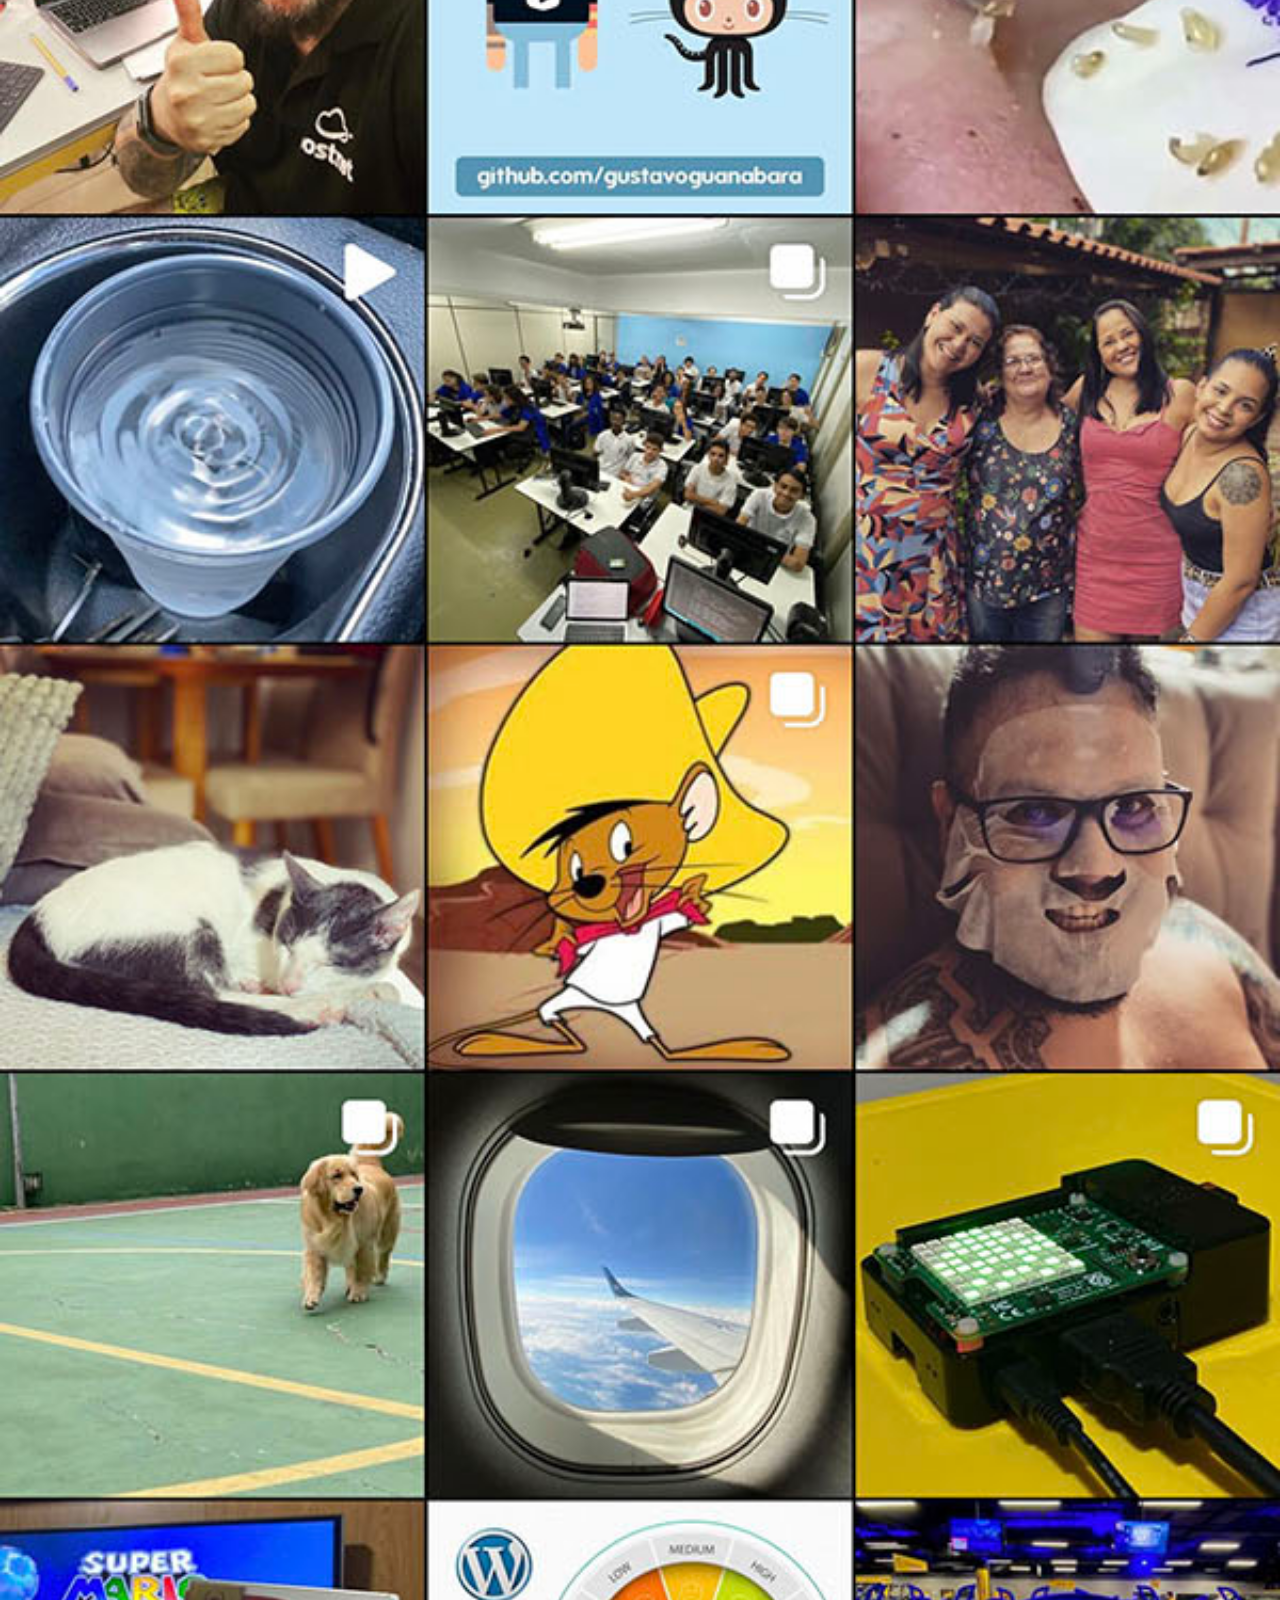
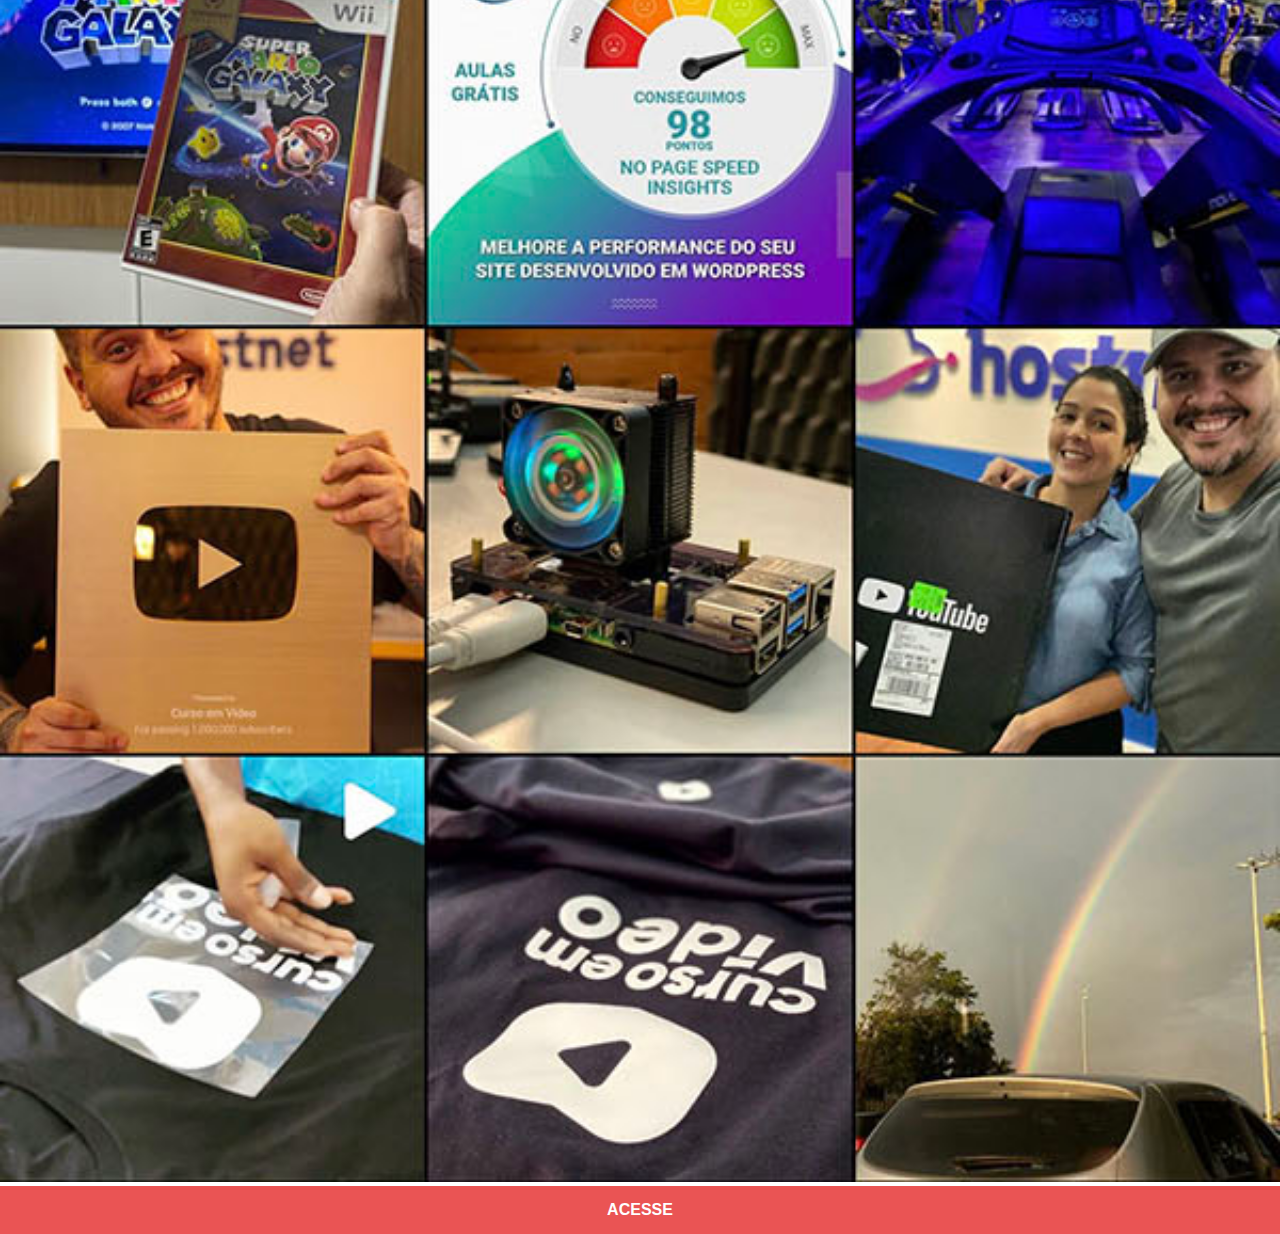
<file: instagram.html>
<!DOCTYPE html>
<html lang="pt-br">
<head>
    <meta charset="UTF-8">
    <meta http-equiv="X-UA-Compatible" content="IE=edge">
    <meta name="viewport" content="width=device-width, initial-scale=1.0">
    <title>Instagram</title>
    <link rel="stylesheet" href="estilos/social.css">
</head>
<body>
    <img src="imagens/tela-instagram.jpg" alt="">
    <a href="https://www.instagram.com/gustavoguanabara/" target="_blank">ACESSE</a>
</body>
</html>
</file>
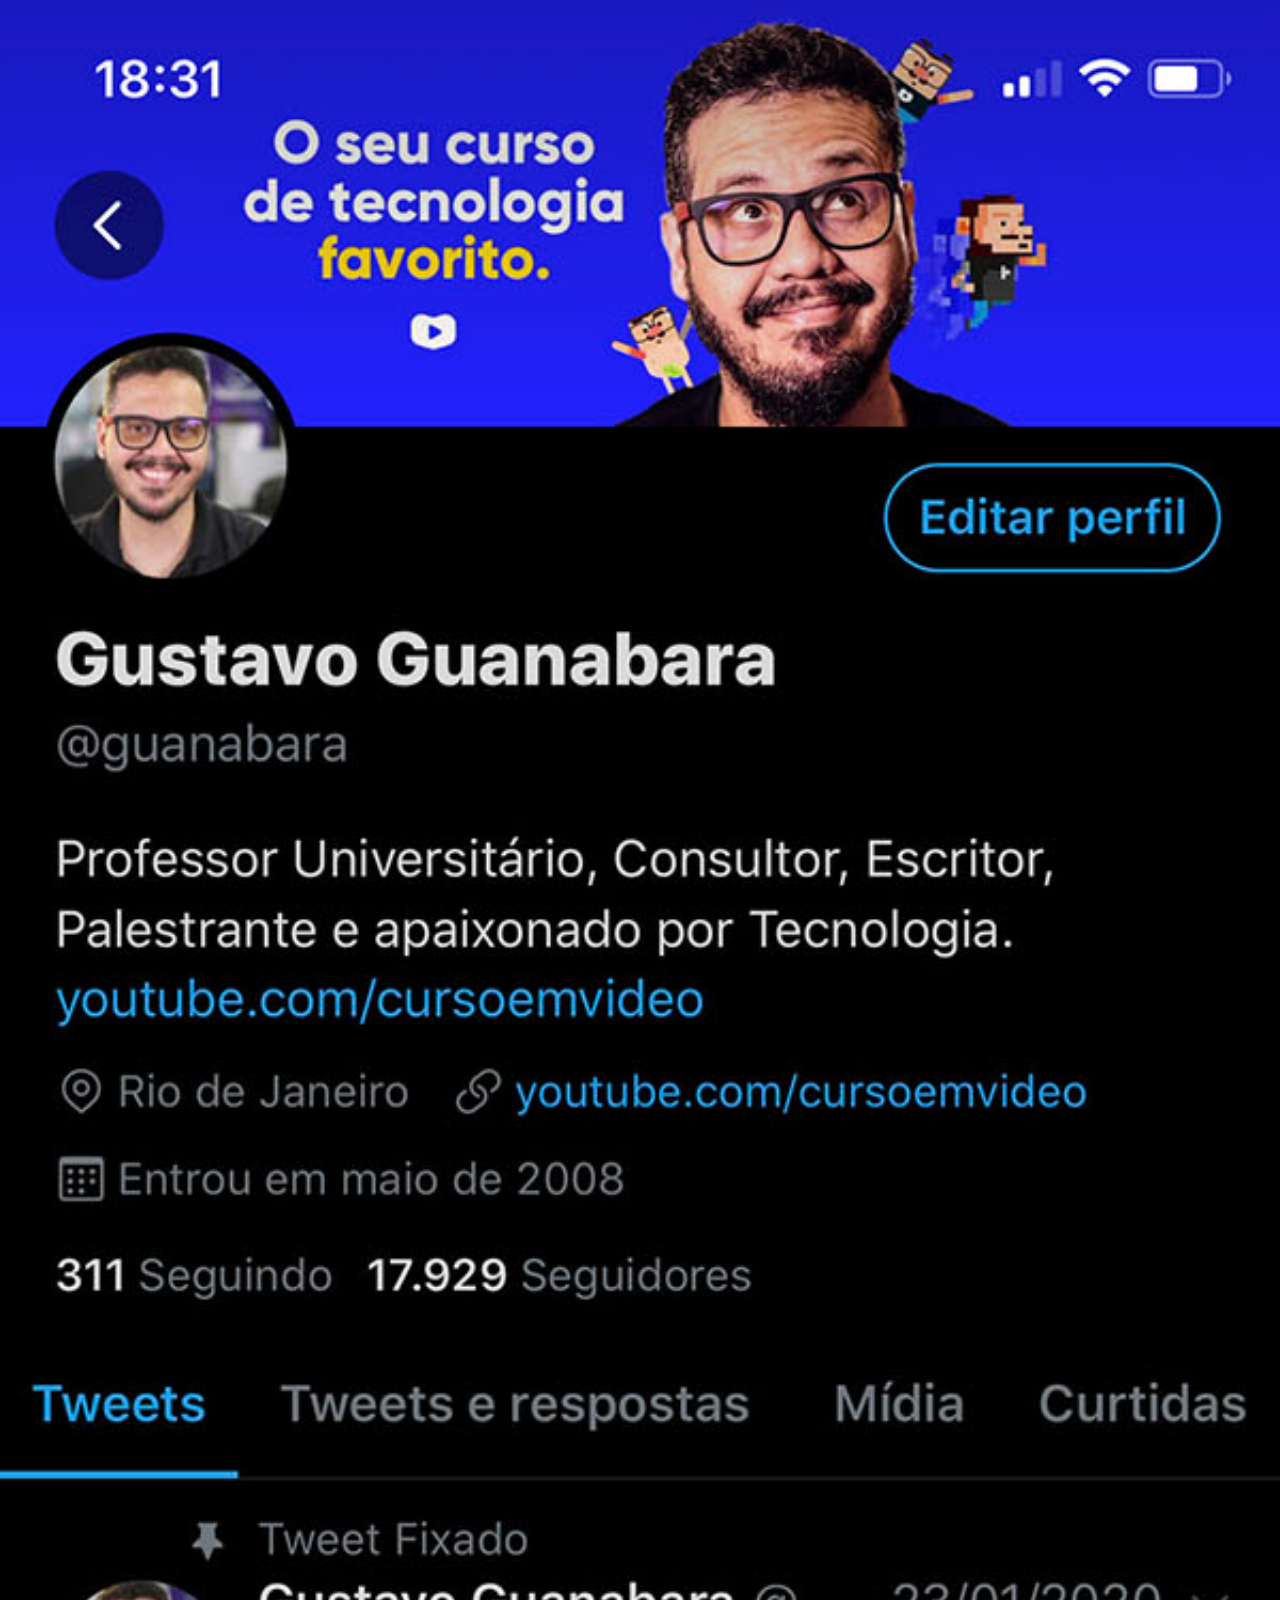
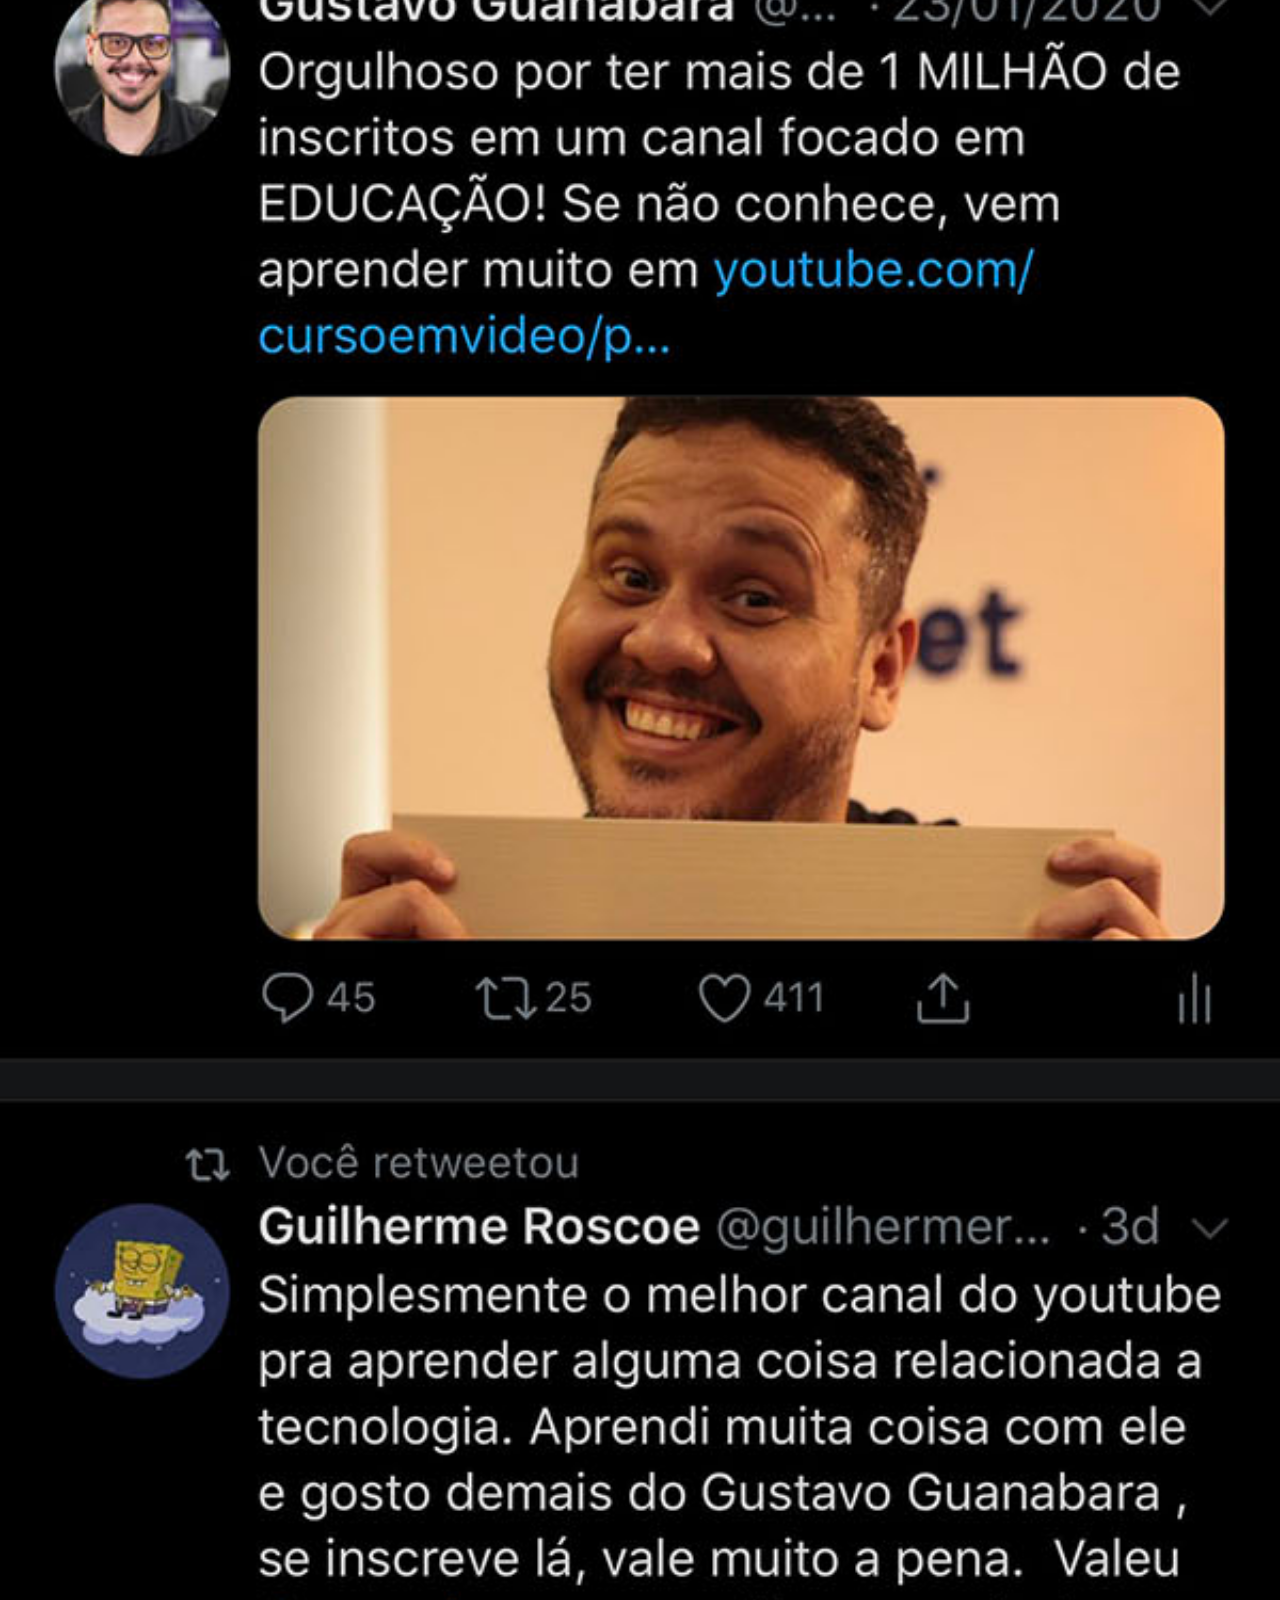
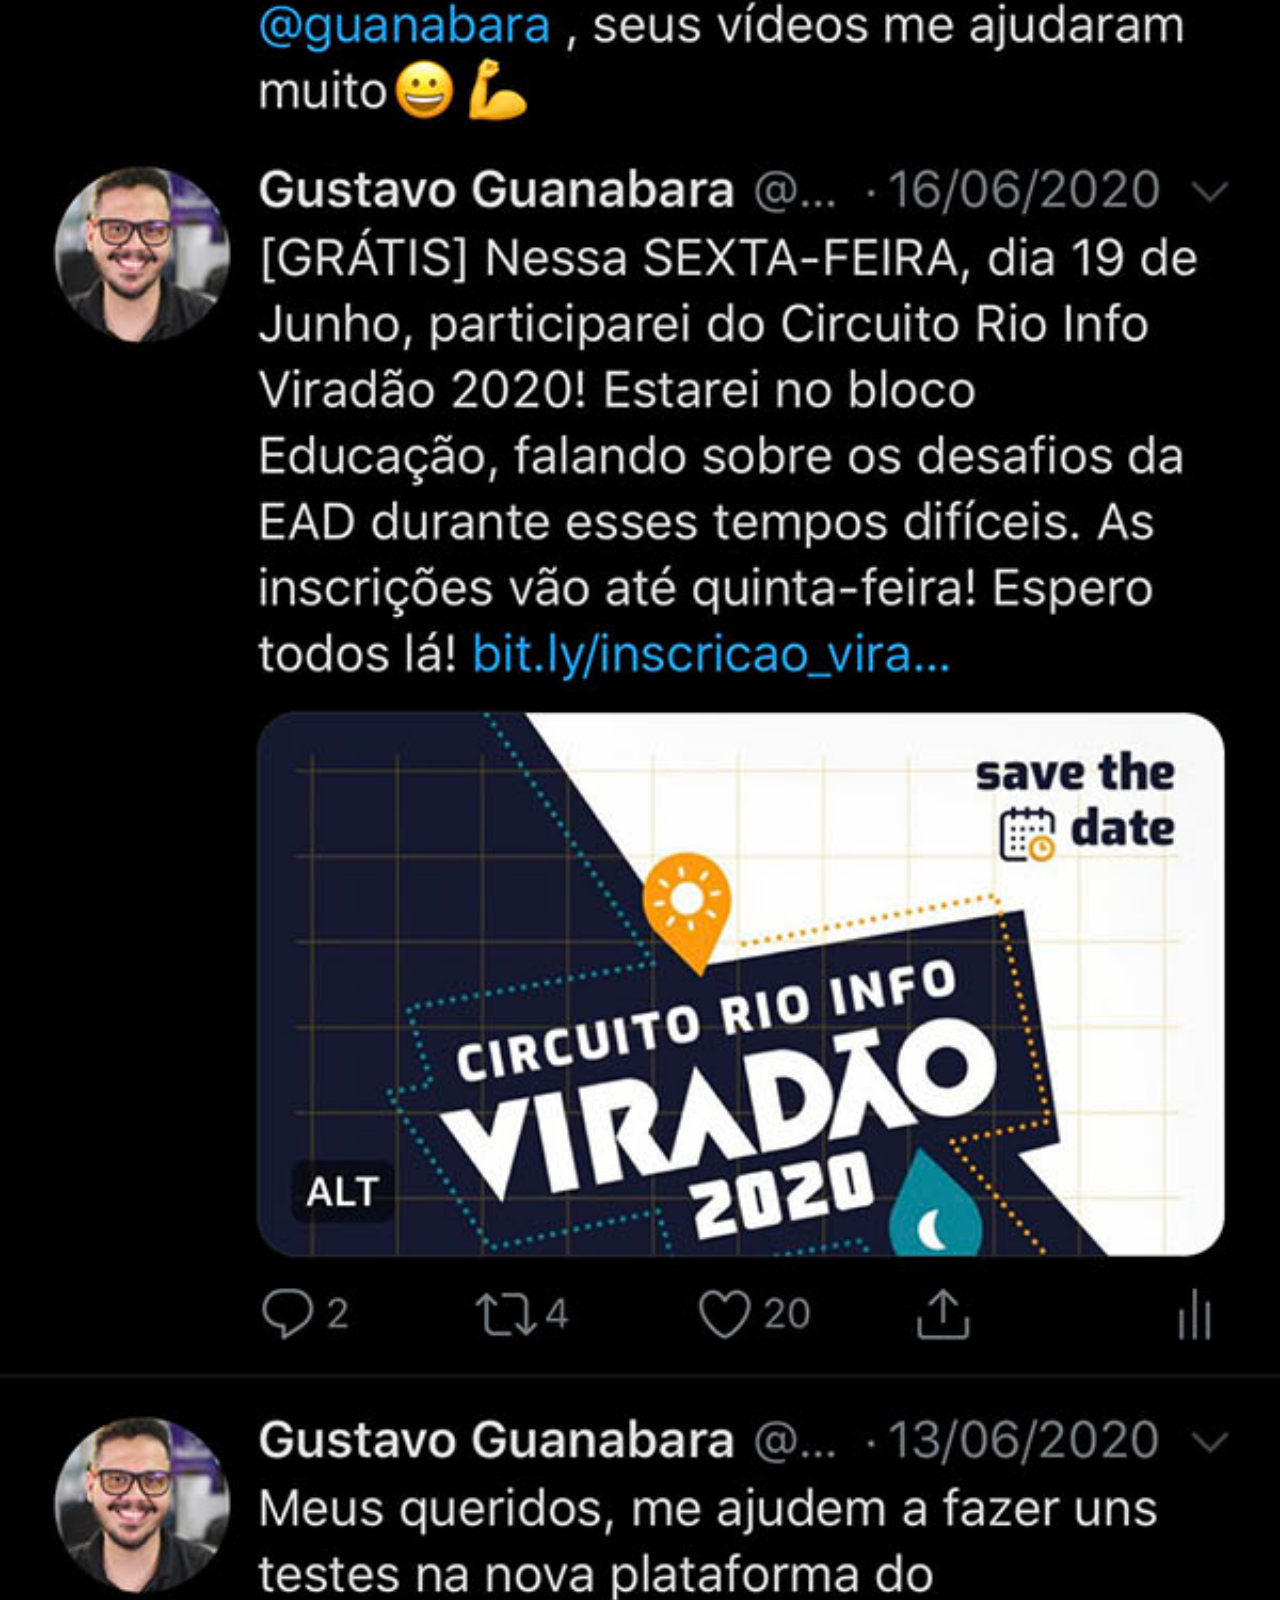
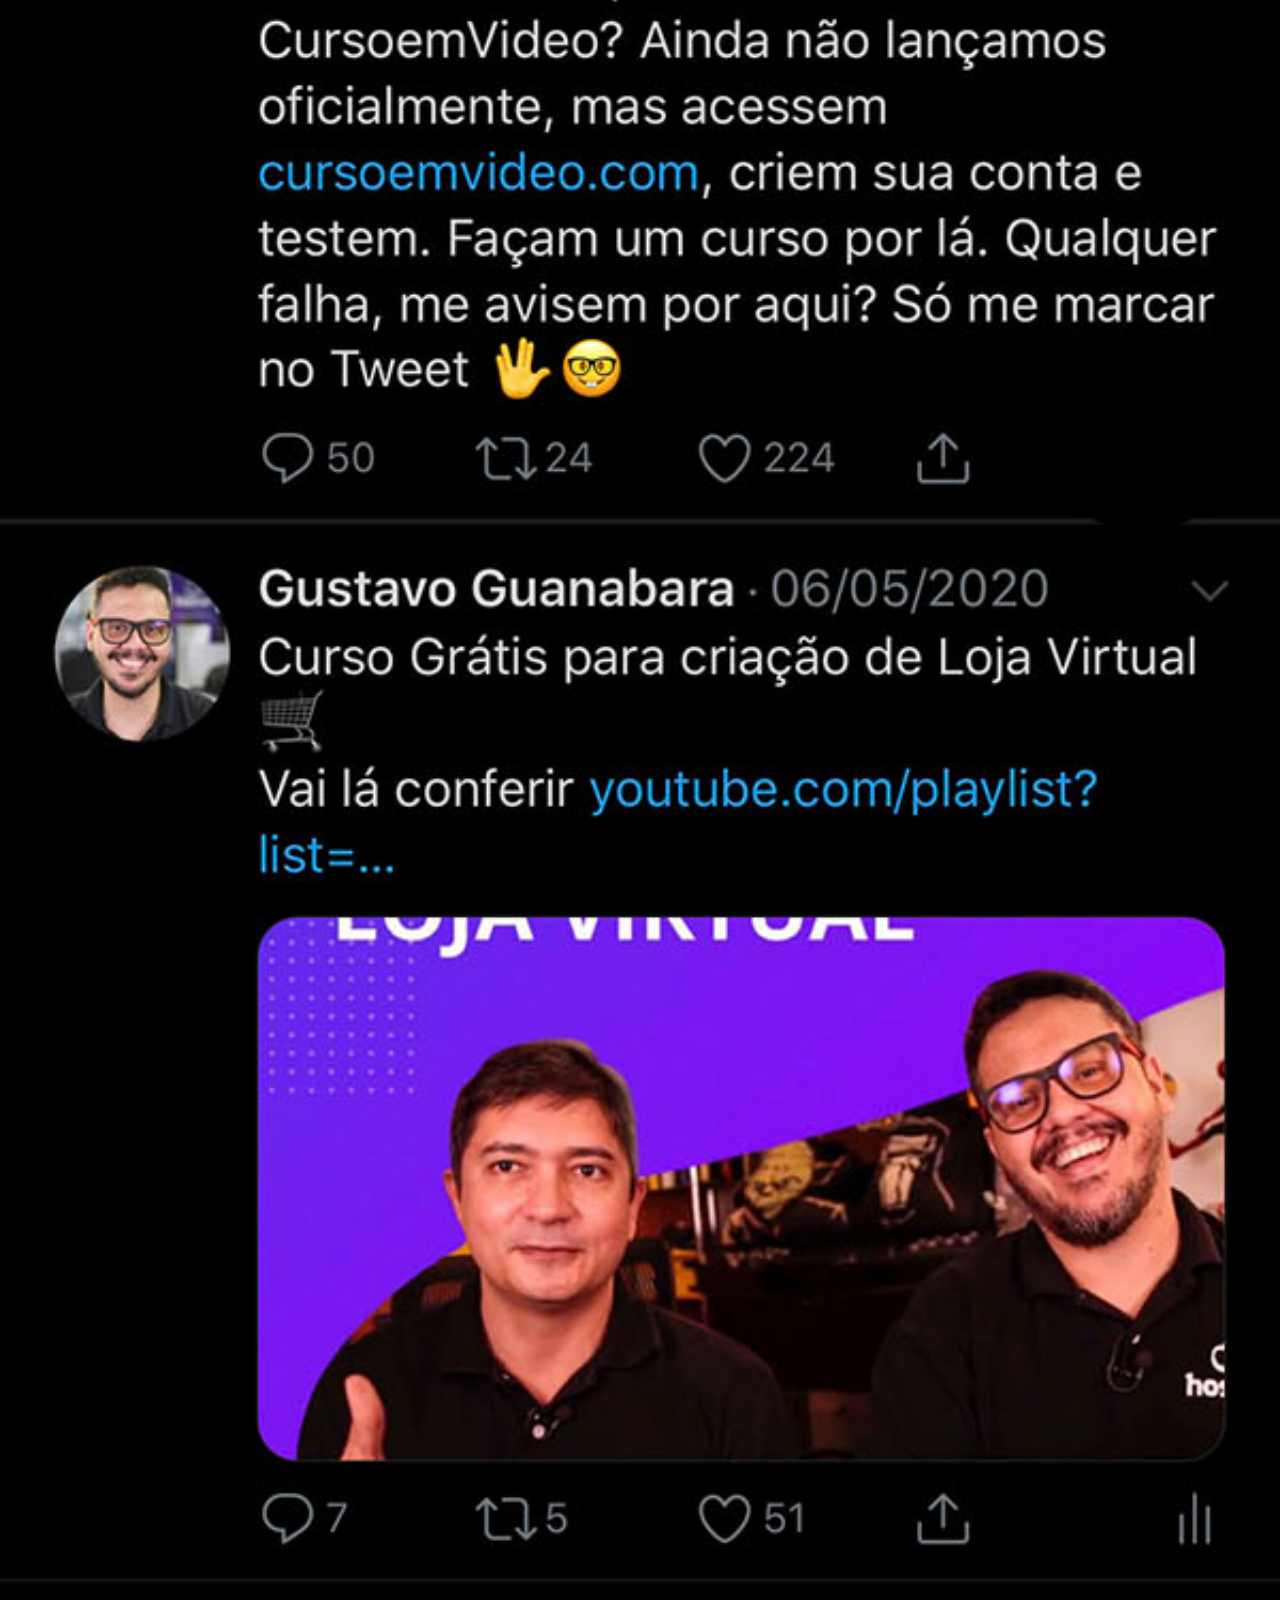
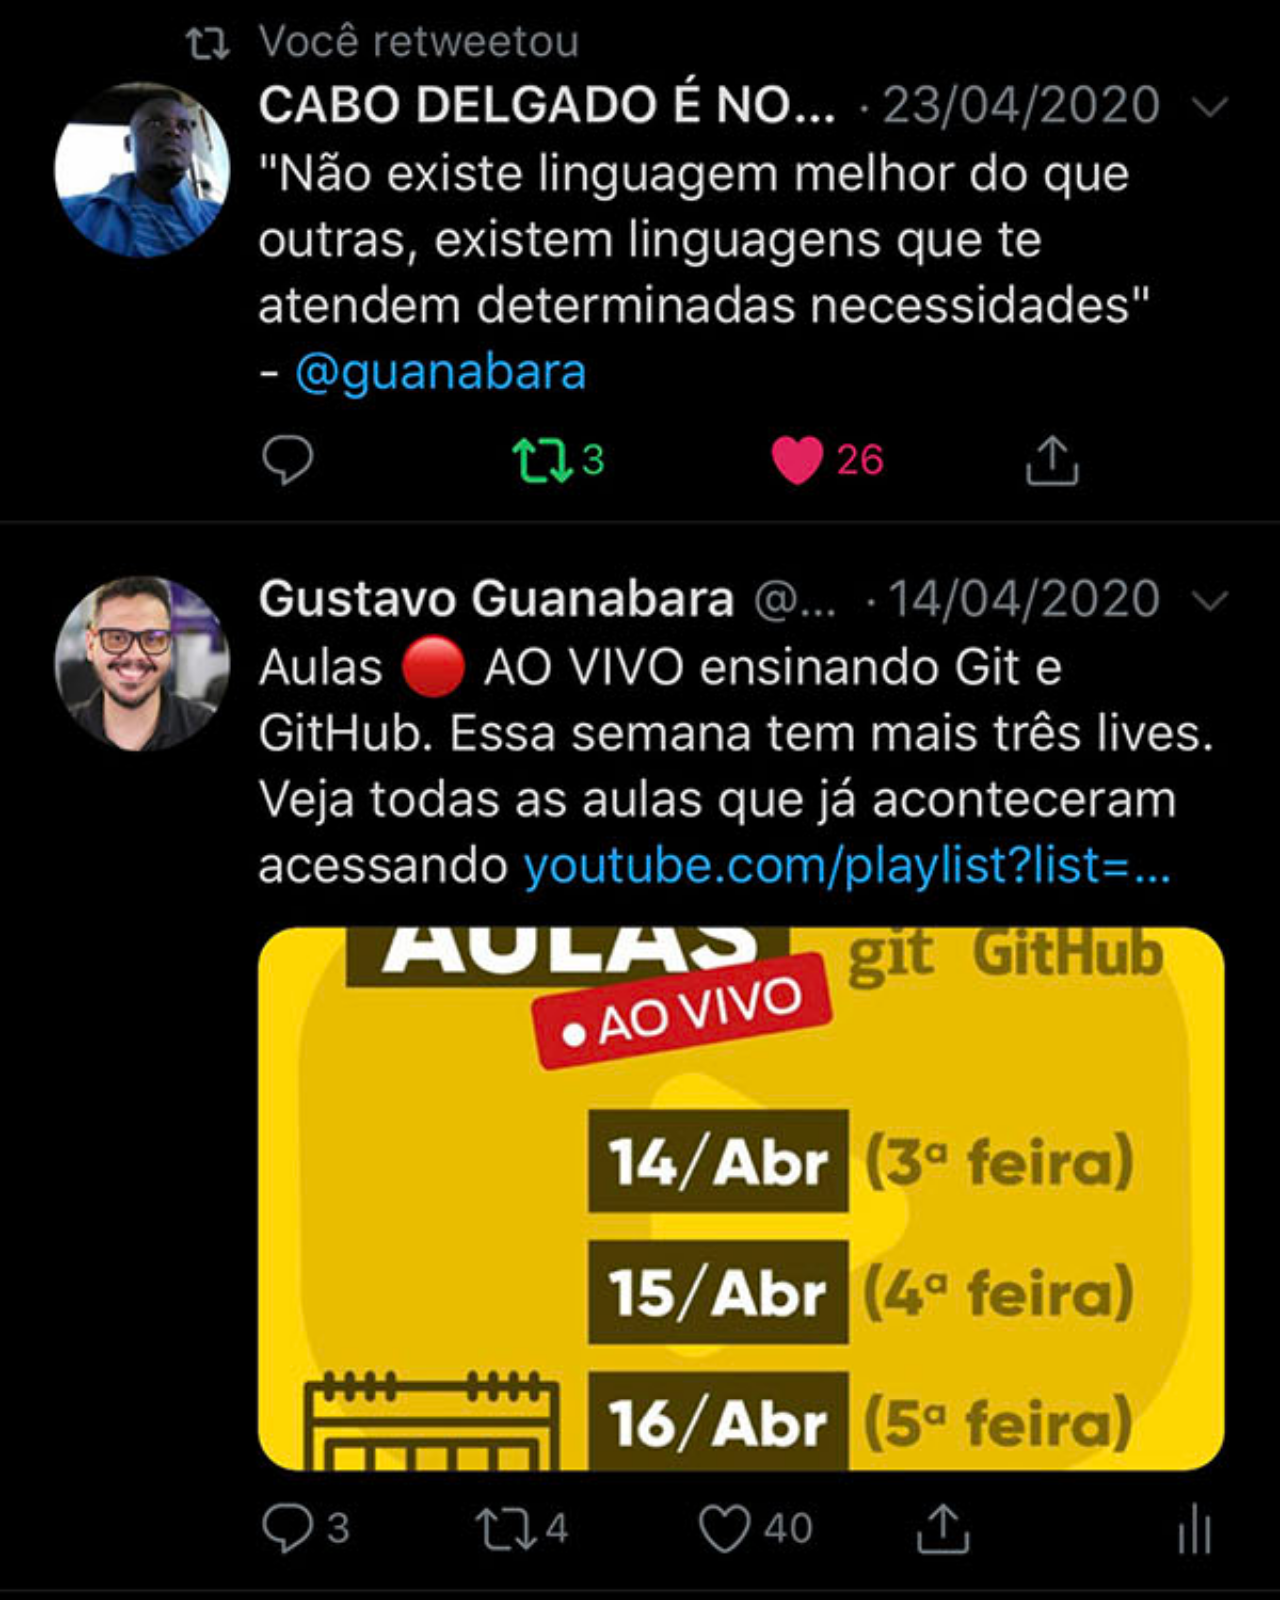
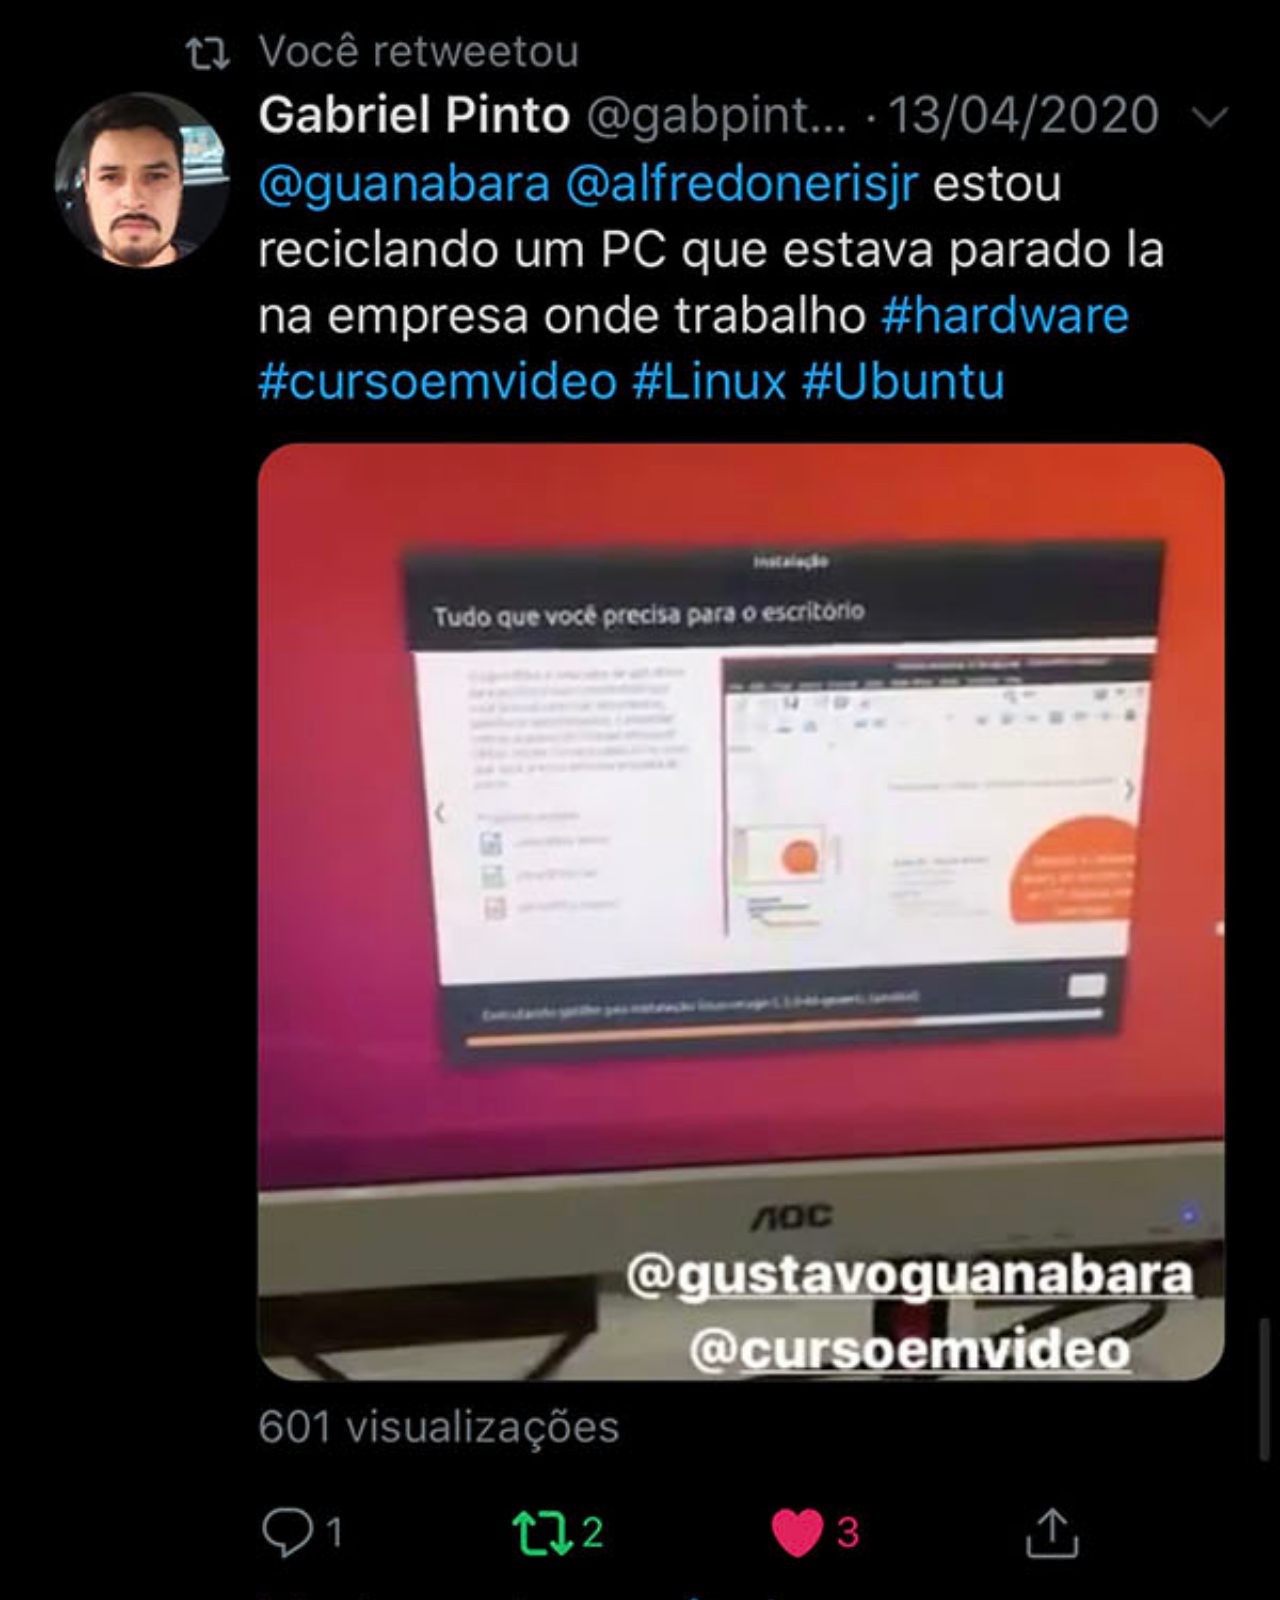
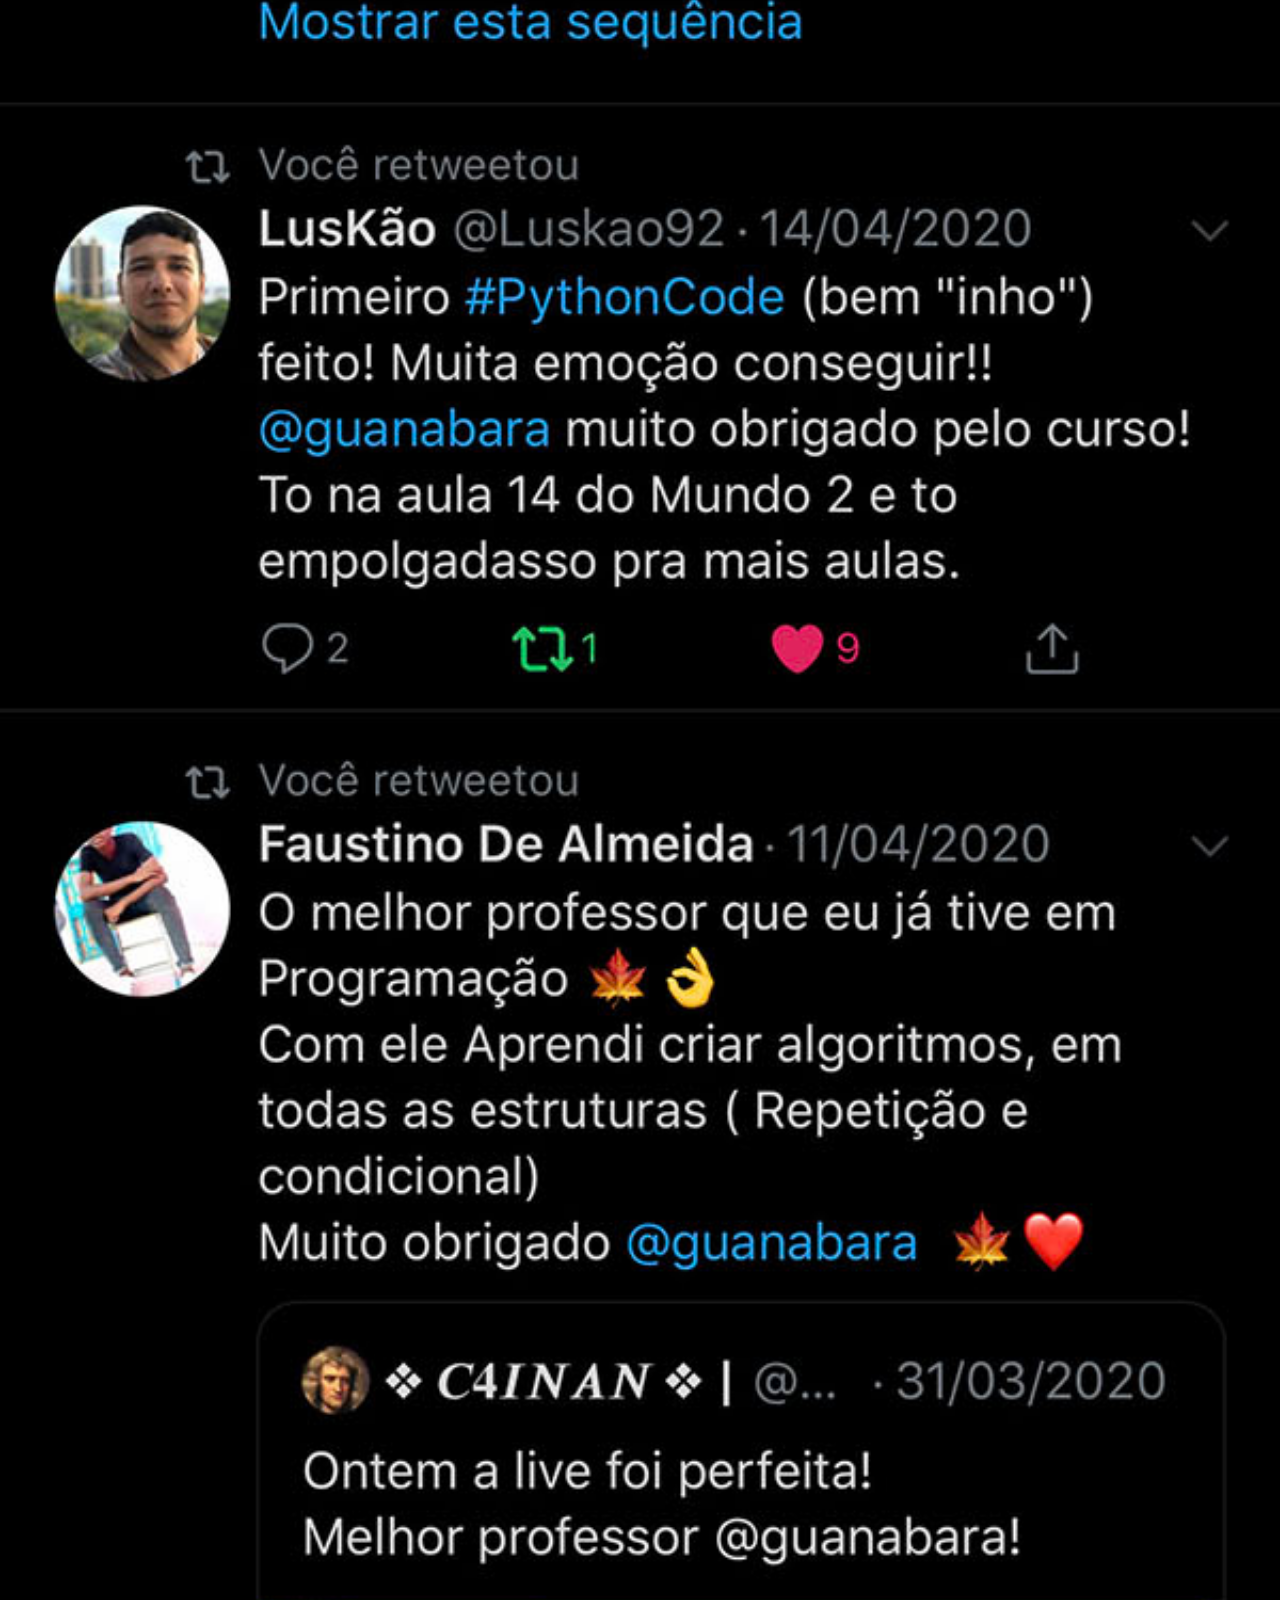
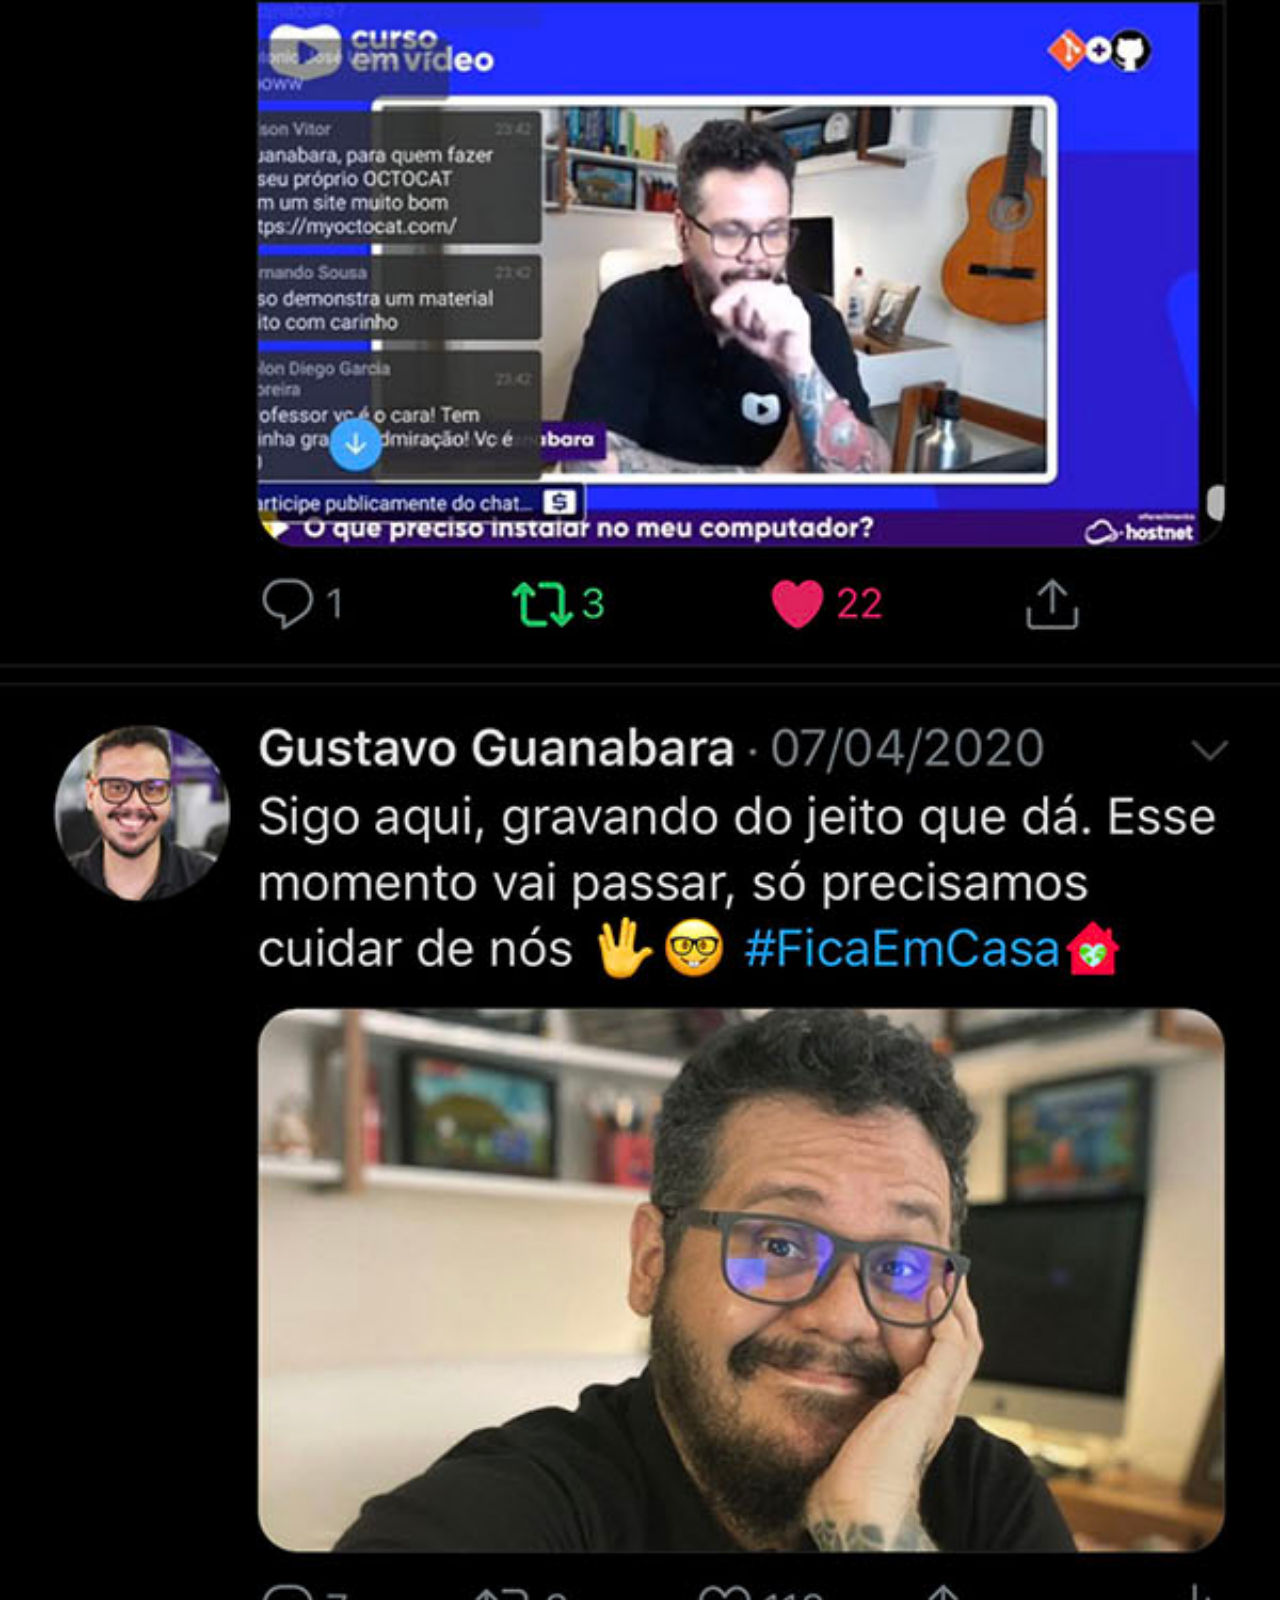
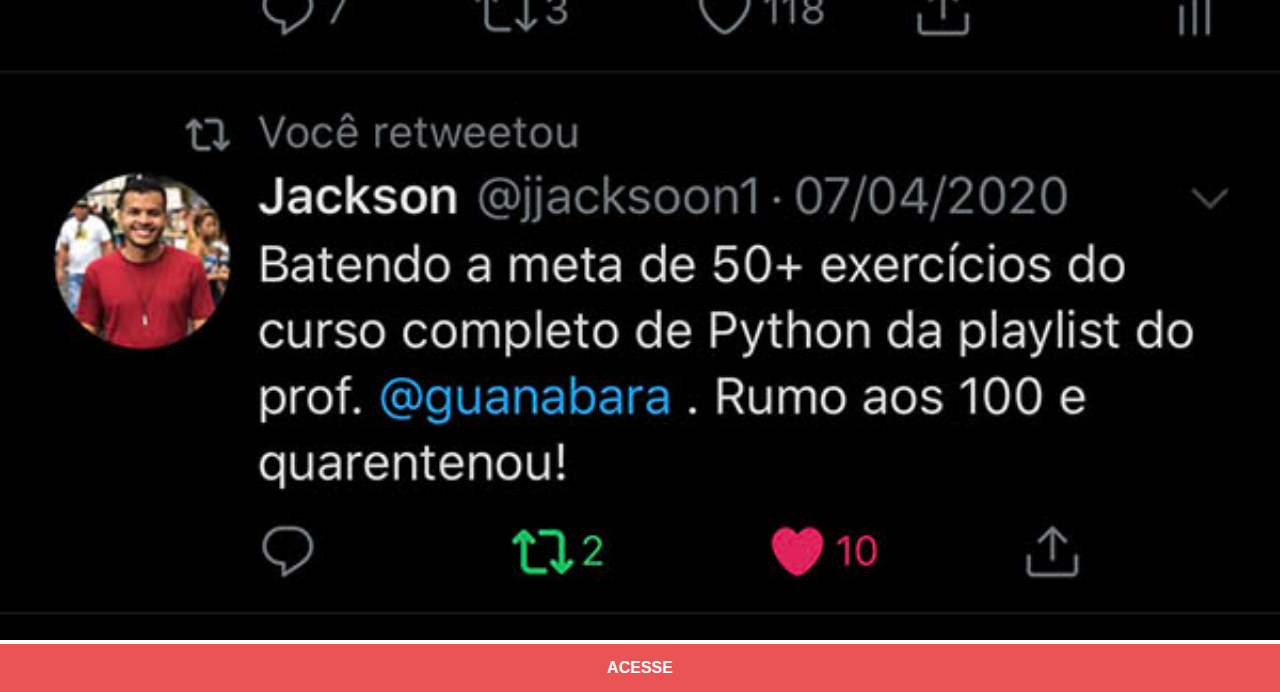
<file: twitter.html>
<!DOCTYPE html>
<html lang="pt-br">
<head>
    <meta charset="UTF-8">
    <meta http-equiv="X-UA-Compatible" content="IE=edge">
    <meta name="viewport" content="width=device-width, initial-scale=1.0">
    <title>Twitter</title>
    <link rel="stylesheet" href="estilos/social.css">
</head>
<body>
    <img src="imagens/tela-twitter.jpg" alt="">
    <a href="https://twitter.com/guanabara?ref_src=twsrc%5Egoogle%7Ctwcamp%5Eserp%7Ctwgr%5Eauthor" target="_blank">ACESSE</a>
</body>
</html>
</file>
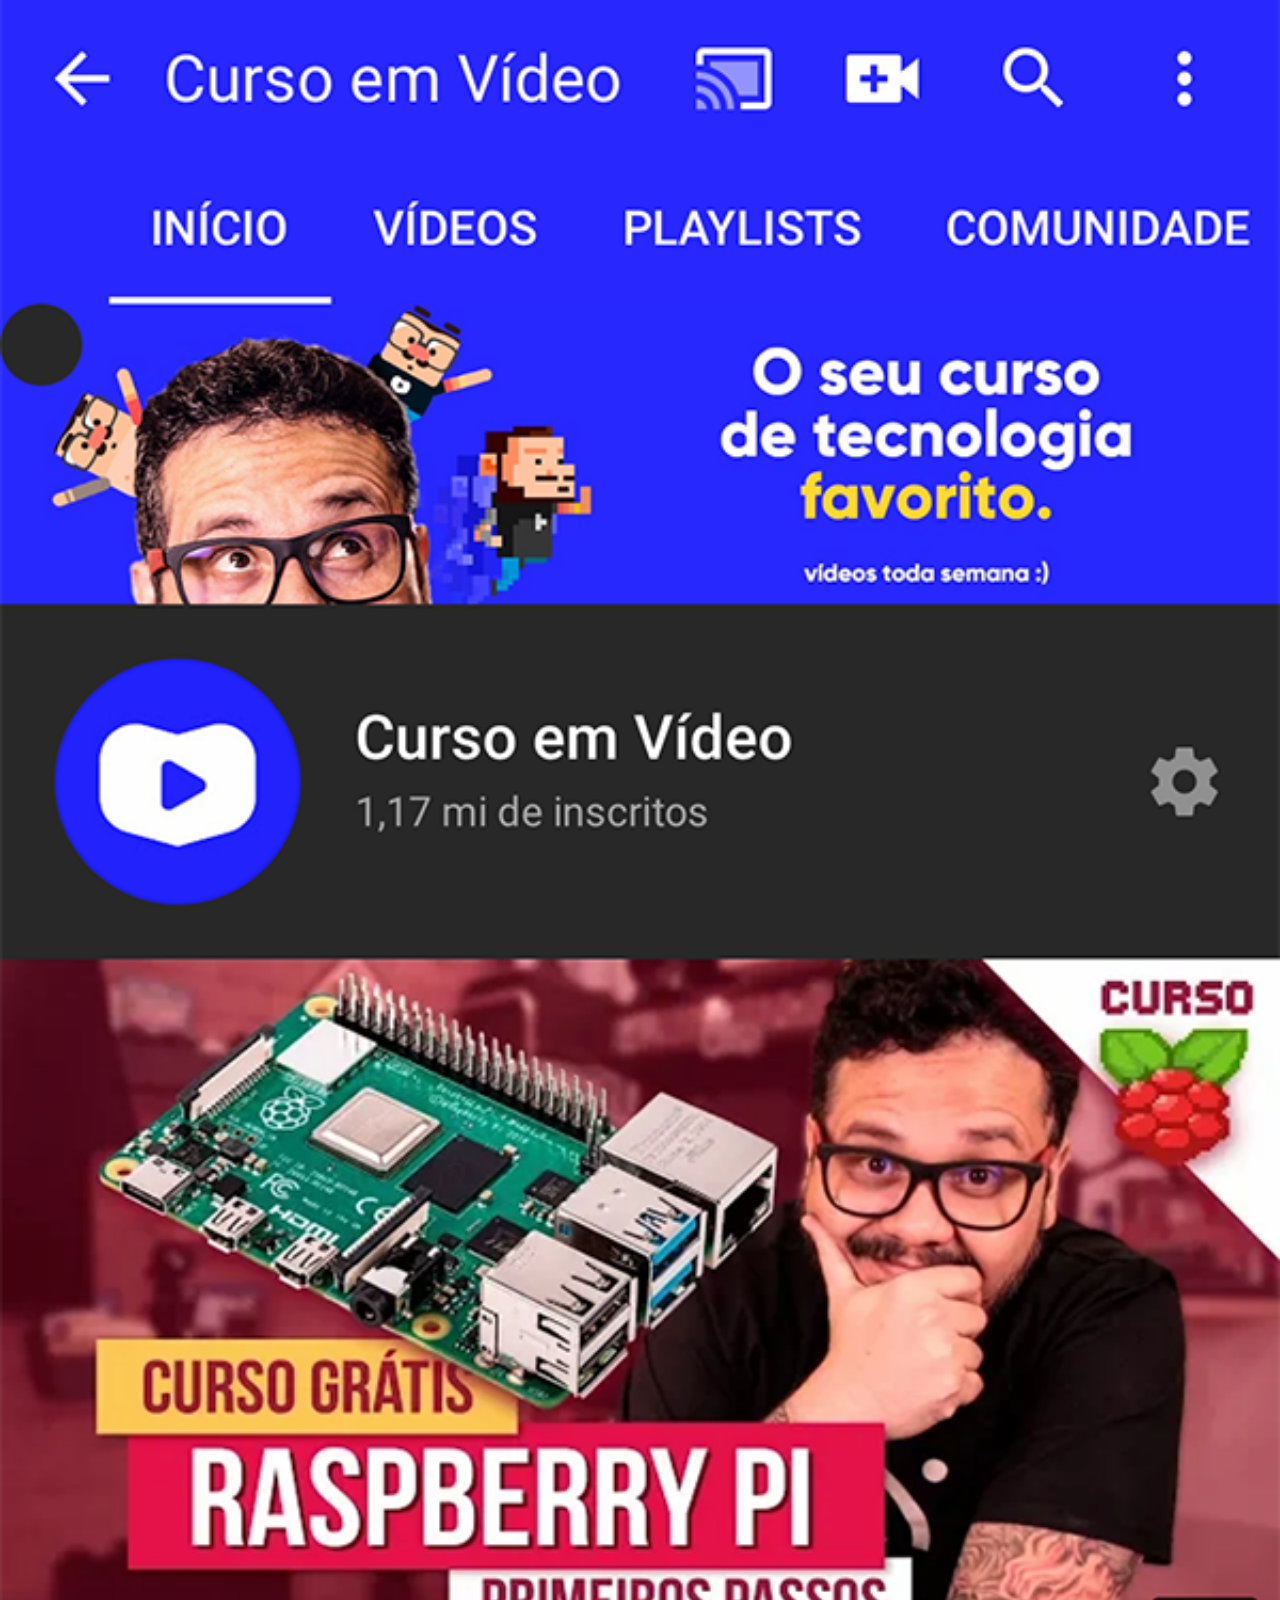
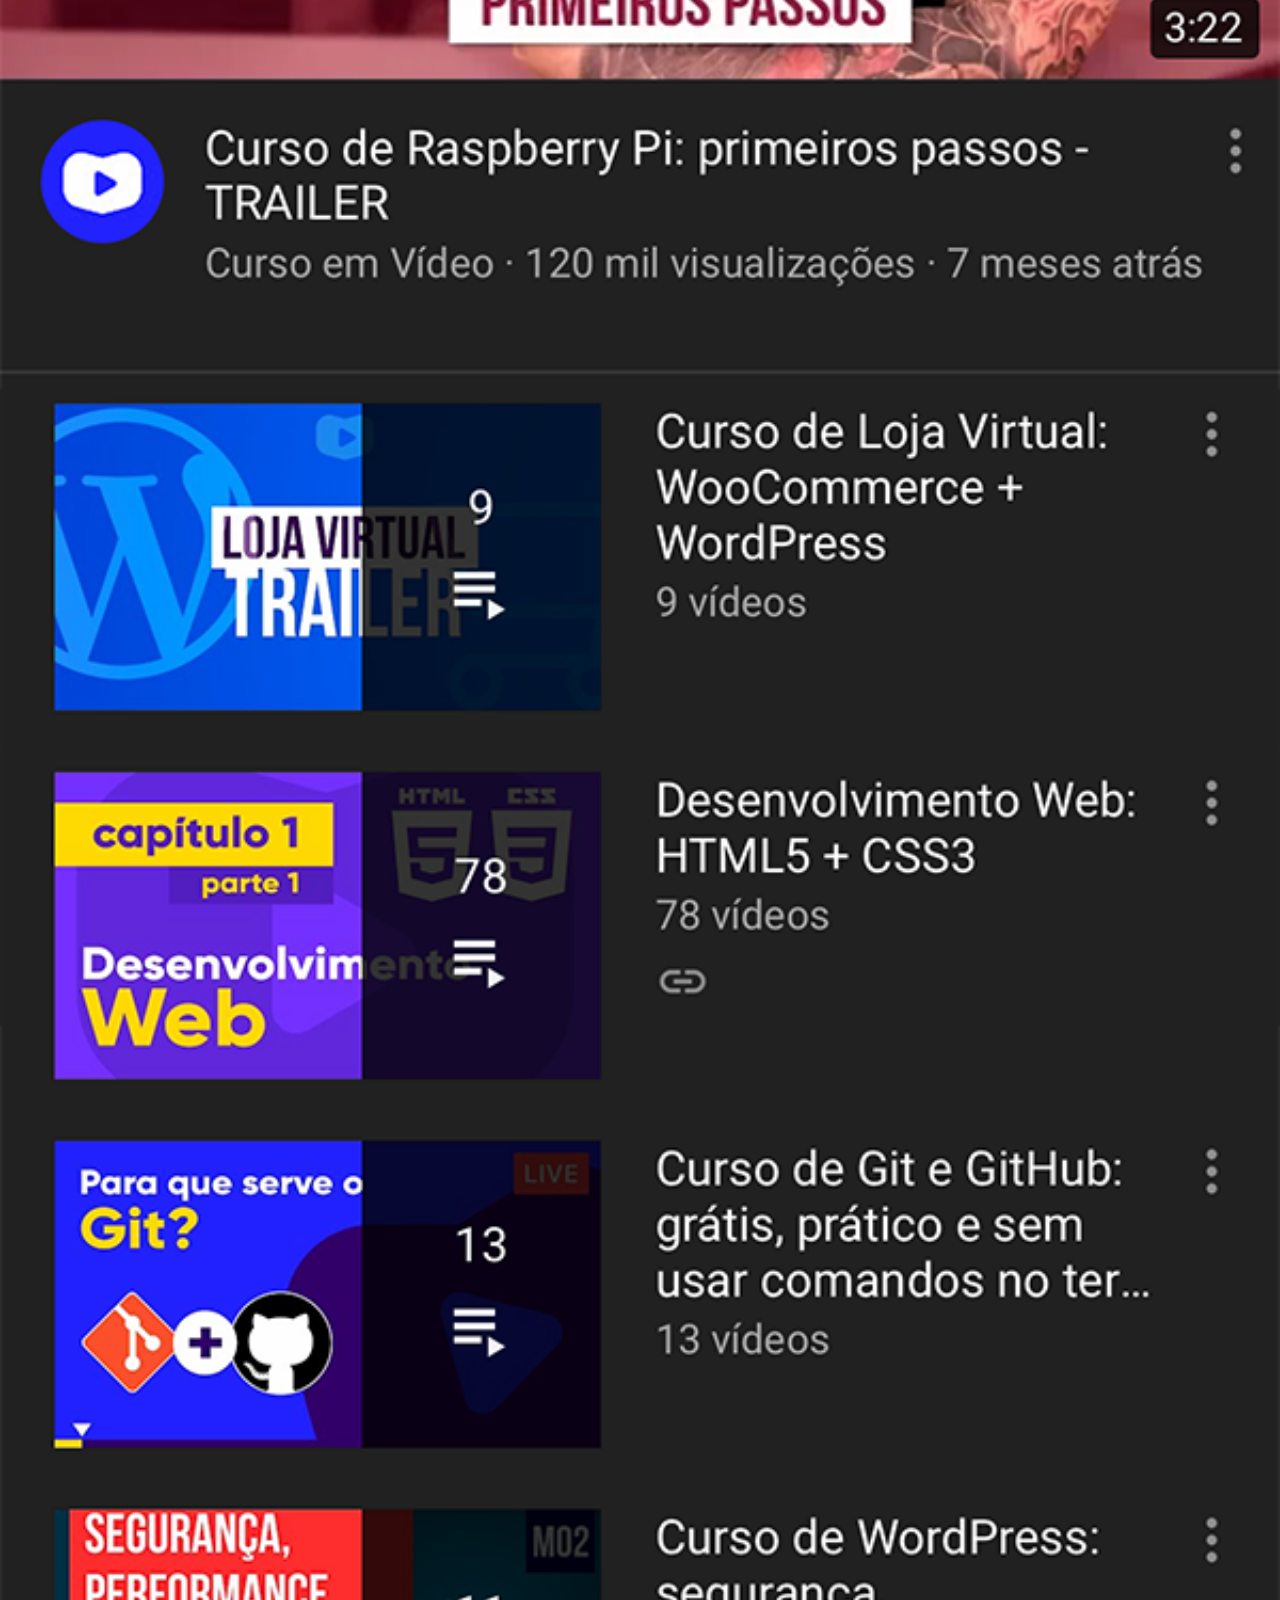
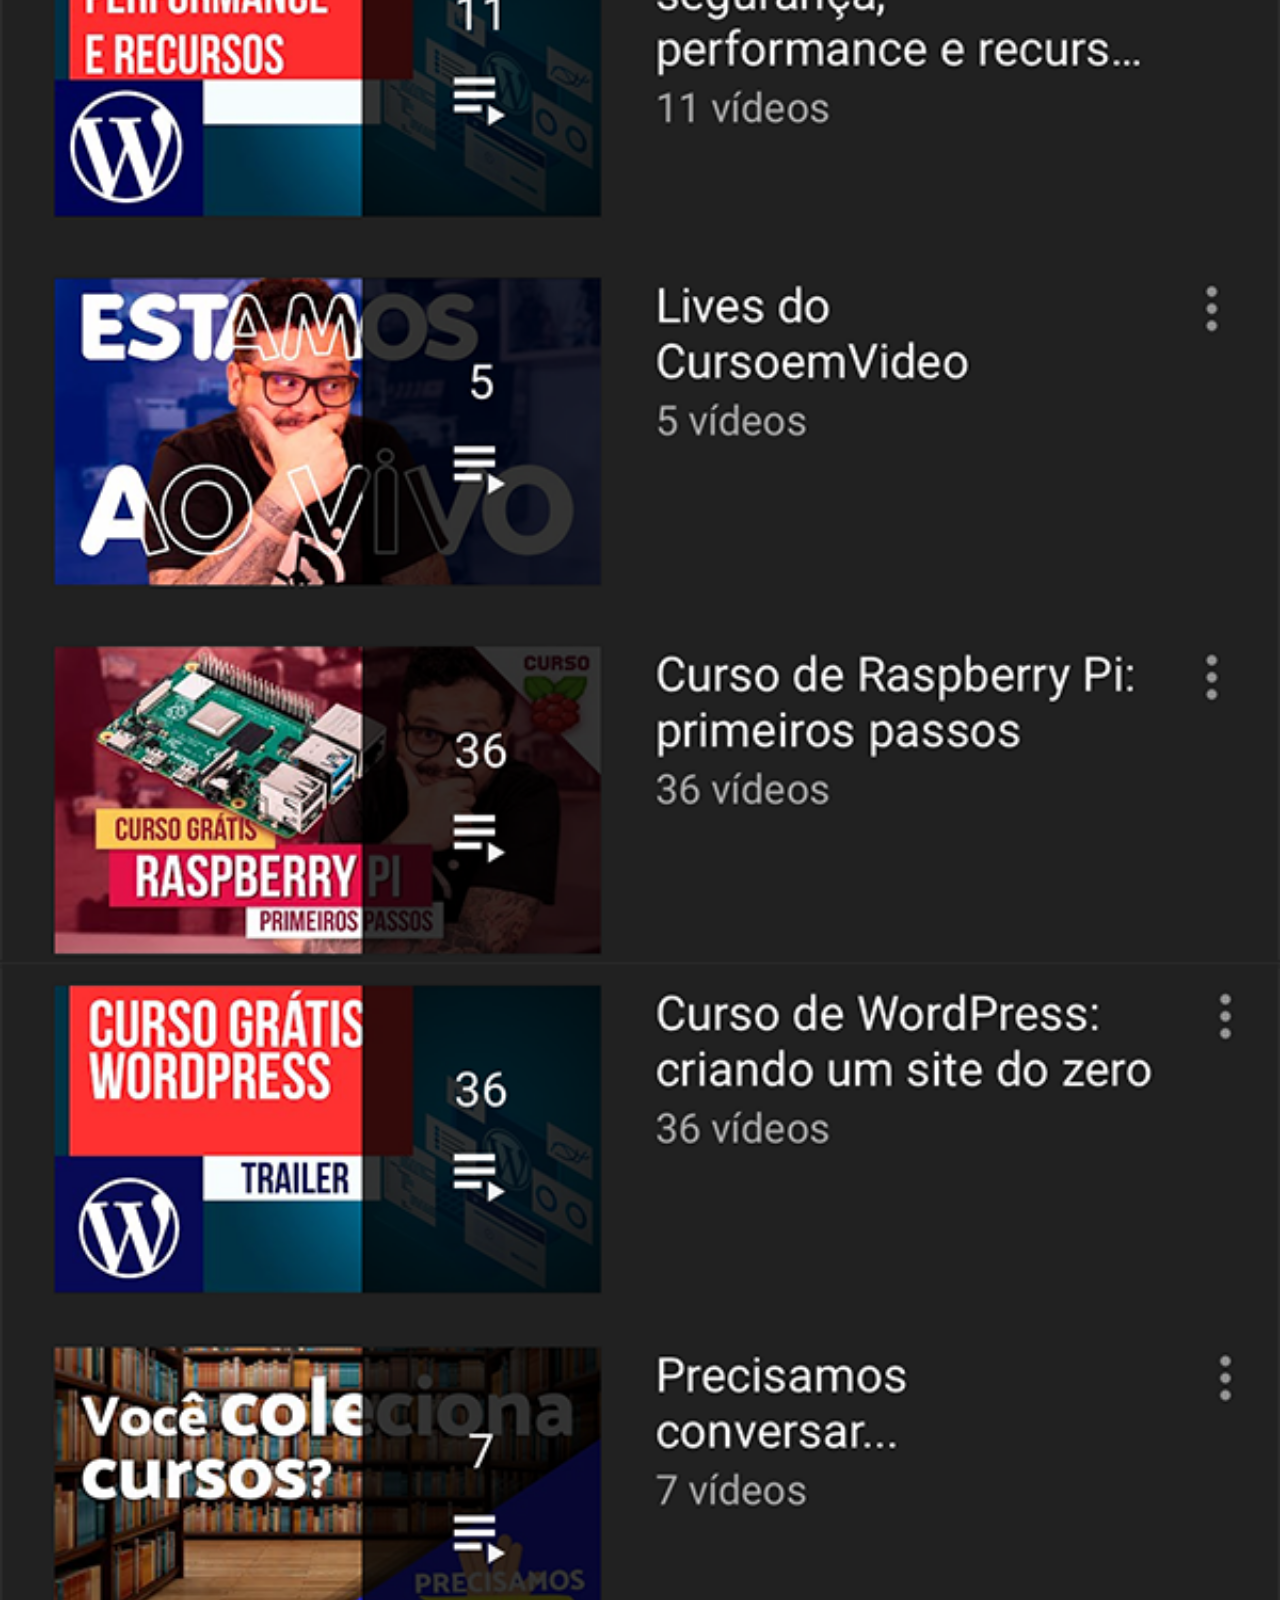
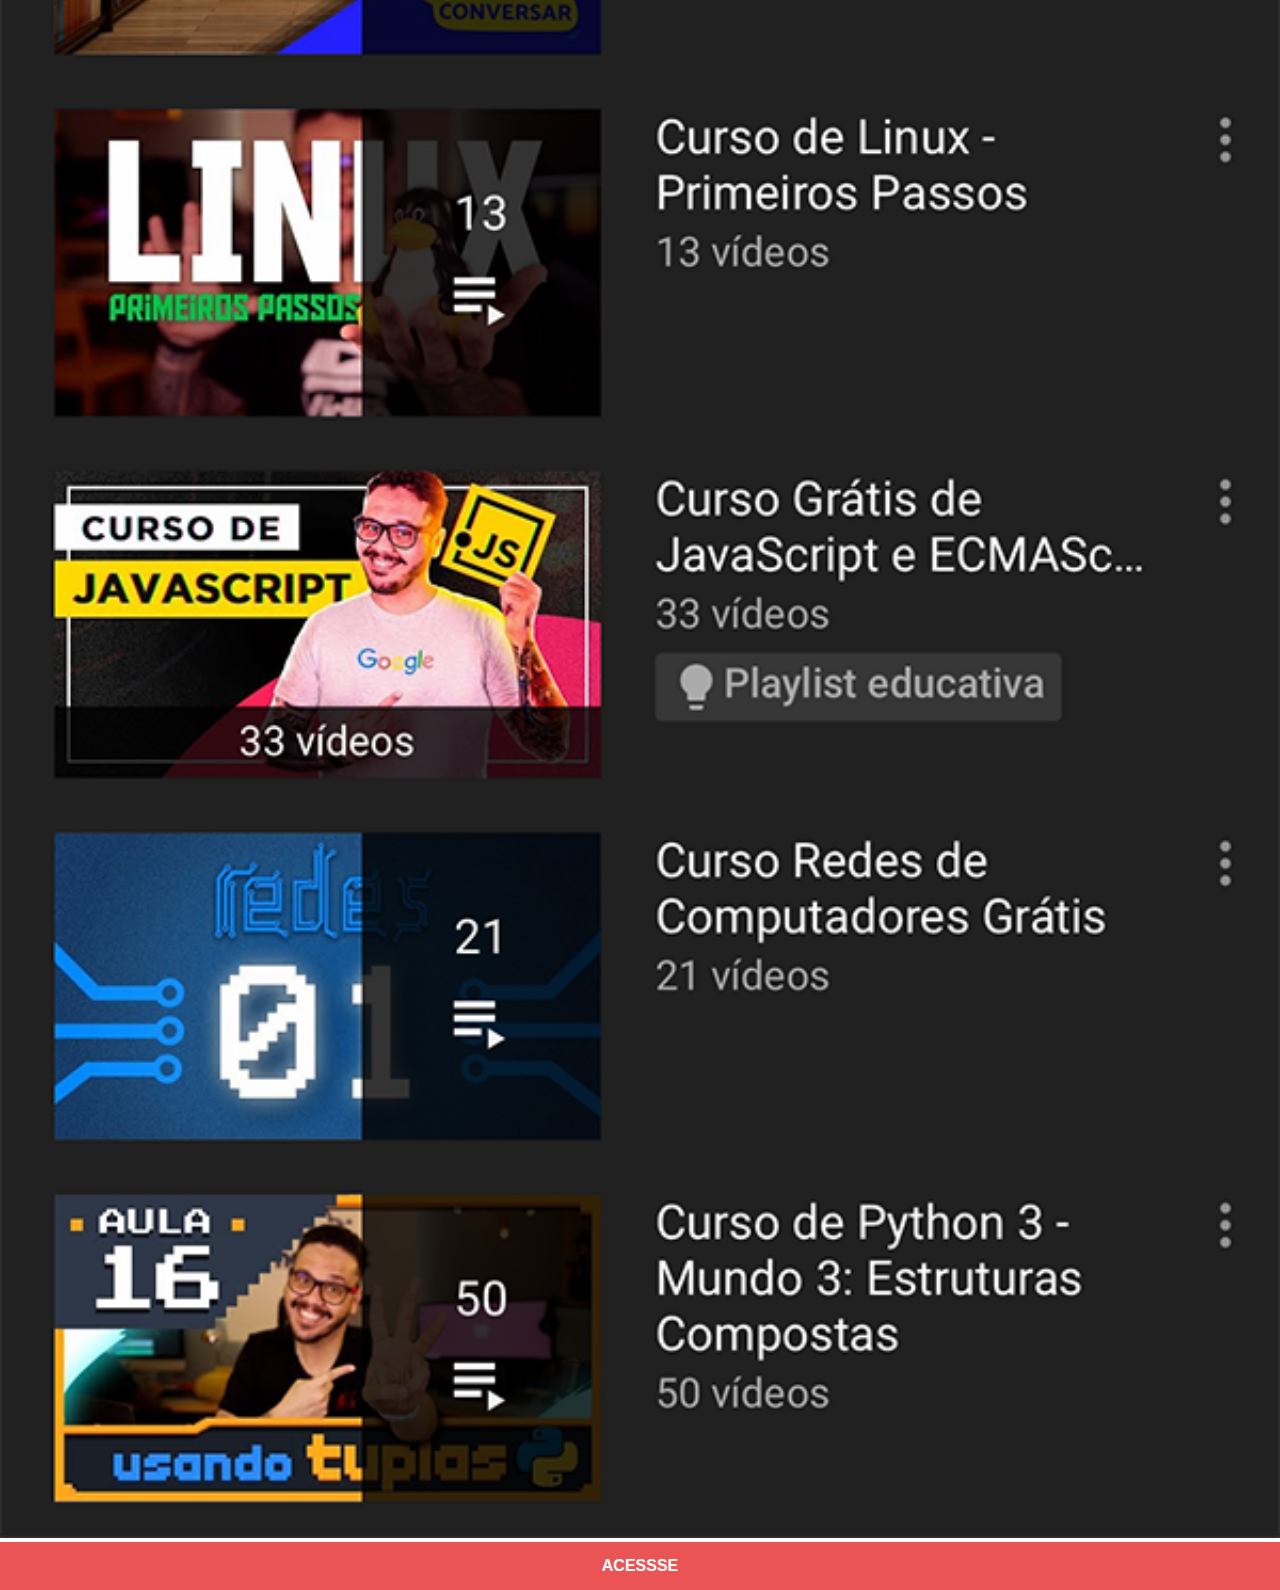
<file: youtube.html>
<!DOCTYPE html>
<html lang="pt-br">
<head>
    <meta charset="UTF-8">
    <meta http-equiv="X-UA-Compatible" content="IE=edge">
    <meta name="viewport" content="width=device-width, initial-scale=1.0">
    <title>Youtube</title>
    <link rel="stylesheet" href="estilos/social.css">
</head>
<body>
    <img src="imagens/tela-youtube.png" alt="YouTube">
    <a href="https://www.youtube.com/c/CursoemV%C3%ADdeo/playlists" target="_blank">ACESSSE</a>
</body>
</html>
</file>
<file: estilos/style.css>
@charset "UFT-8";

* {
    margin: 0px;
    padding: 0px;
    font-family: Arial, Helvetica, sans-serif;
}

html, body {
    height: 100vh;
    width: 100vw;
    background-color: black;
}

body {
    background-image: url('../imagens/fundo-madeira.jpg');
    background-size: cover;
    background-attachment: fixed;
}

main {
    position: relative;
    height: 100vh;
}

section#telefone {
    position: absolute;
    top: 50%;
    left: 50%;
    transform: translate(-50%, -50%);
    width: 311px;
    height: 627px;
    background: url('../imagens/frame-iphone.png') no-repeat;
}

iframe#tela {
    position: relative;
    top: 80px;
    left: 22px;
    height: 471px;
    width: 267px;
}

section#redes-sociais {
    text-align: left;
}

section#redes-sociais img {
    width: 50px;
    height: 50px;
    margin: 10px;
    border-radius: 50%;
    box-shadow: 2px 2px 5px rgba(0, 0, 0, 0.433);
}

section#redes-sociais img:hover {
    border: 2px solid rgba(255, 255, 255, 0.443);
    transform: translate(-3px, -3px);
    box-shadow: 5px 5px 10px rgba(0, 0, 0, 0.607);
    transition: transform 10s;
}
</file>
<file: estilos/social.css>
@charset "UTF-8";

* {
    margin: 0px;
    padding: 0px;
    font-family: Verdana, Geneva, Tahoma, sans-serif;
}

::-webkit-scrollbar {
    width: 0px;
    height: 0px;
}

img {
    width: 100vw;
}

a {
    display: block;
    background-color: rgba(225, 14, 14, 0.709);
    padding: 15px;
    text-align: center;
    color: white;
    font-weight: bold;
    text-decoration: none;
}

a:hover {
    text-decoration: underline;
    background-color: red;
}
</file>
